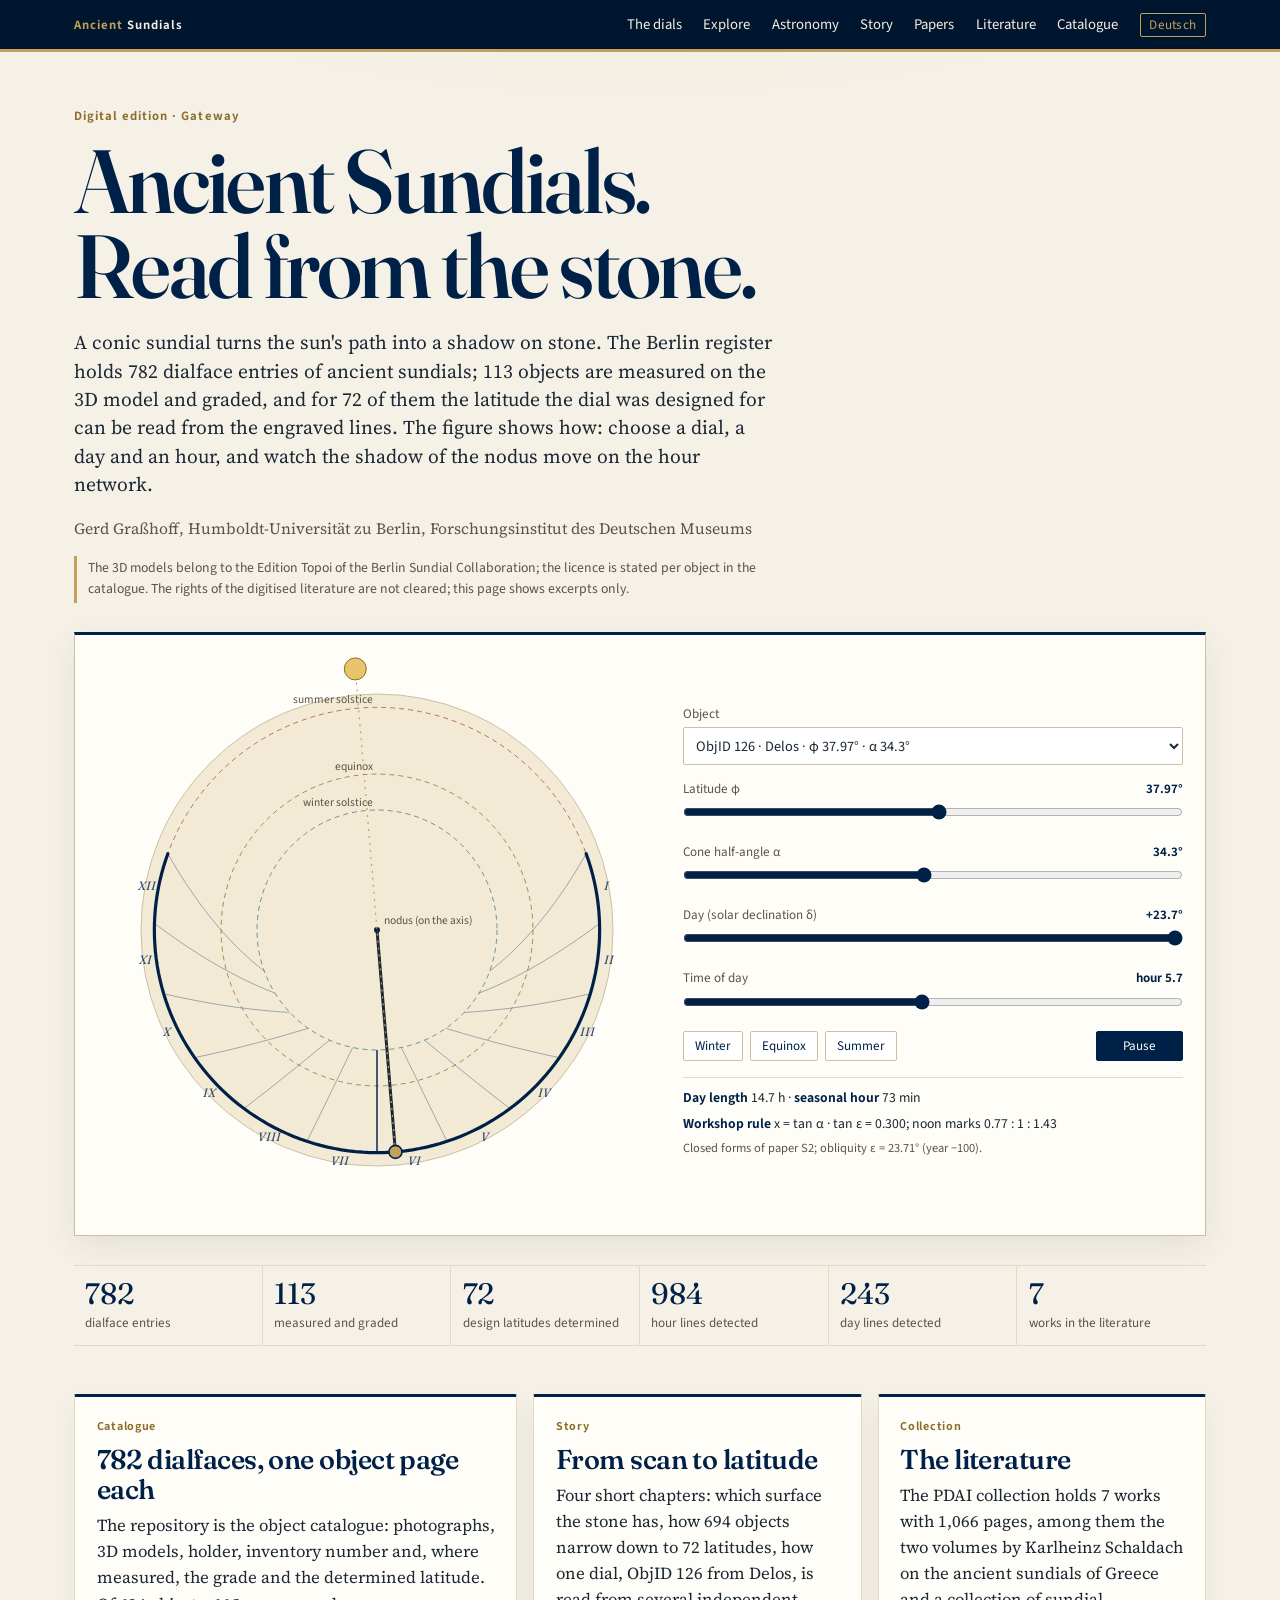
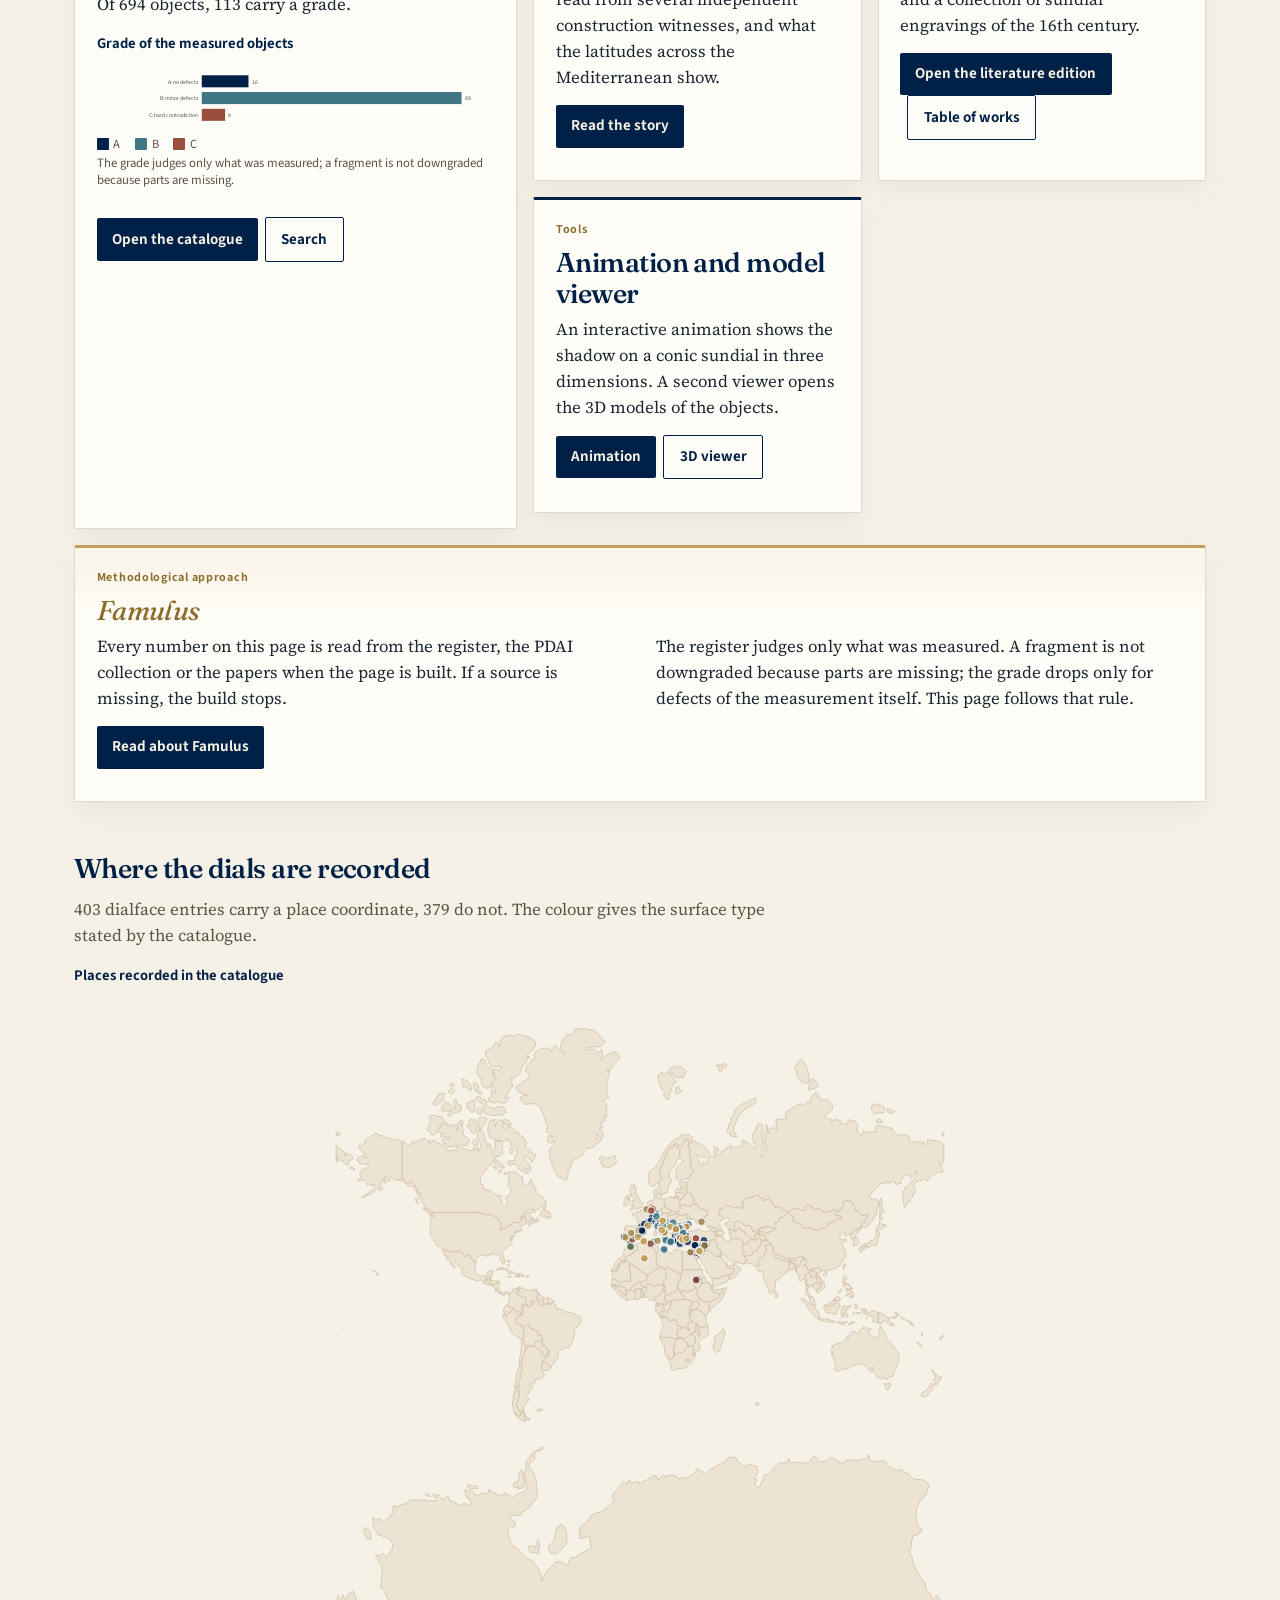
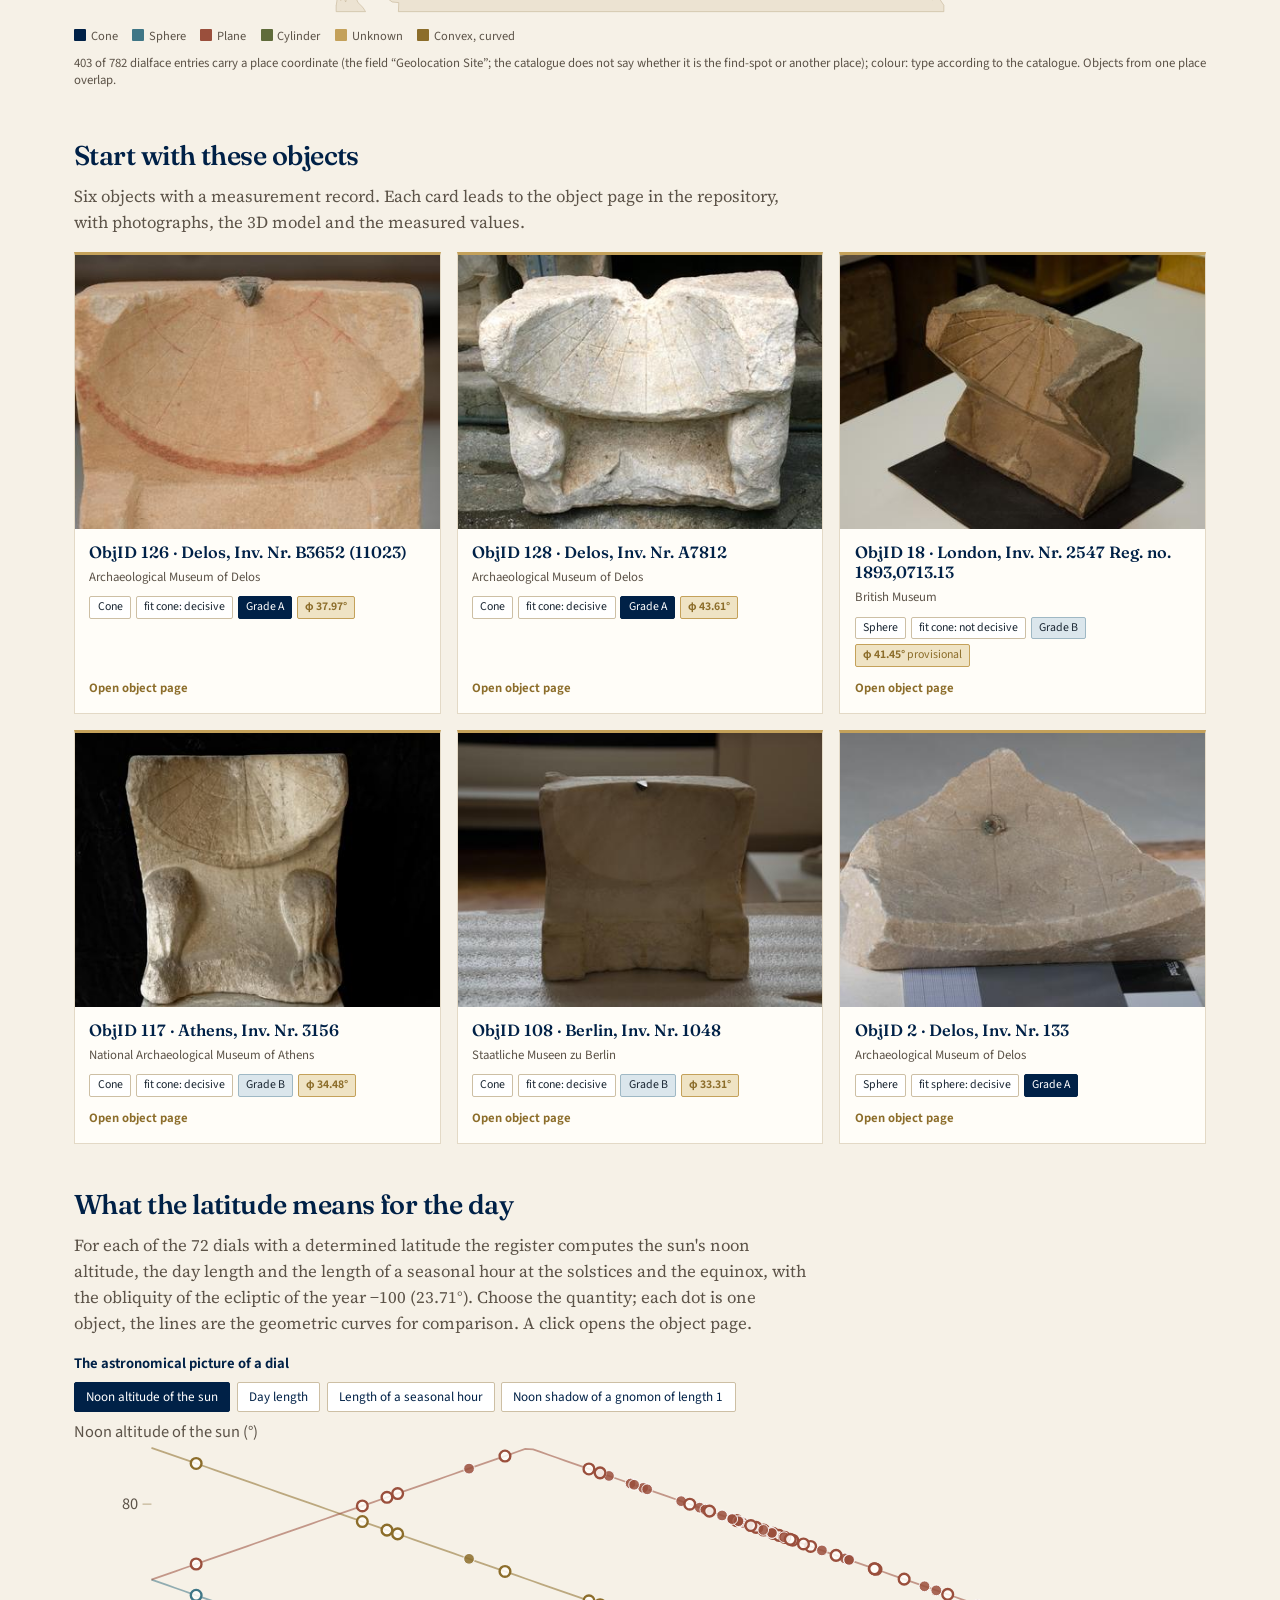
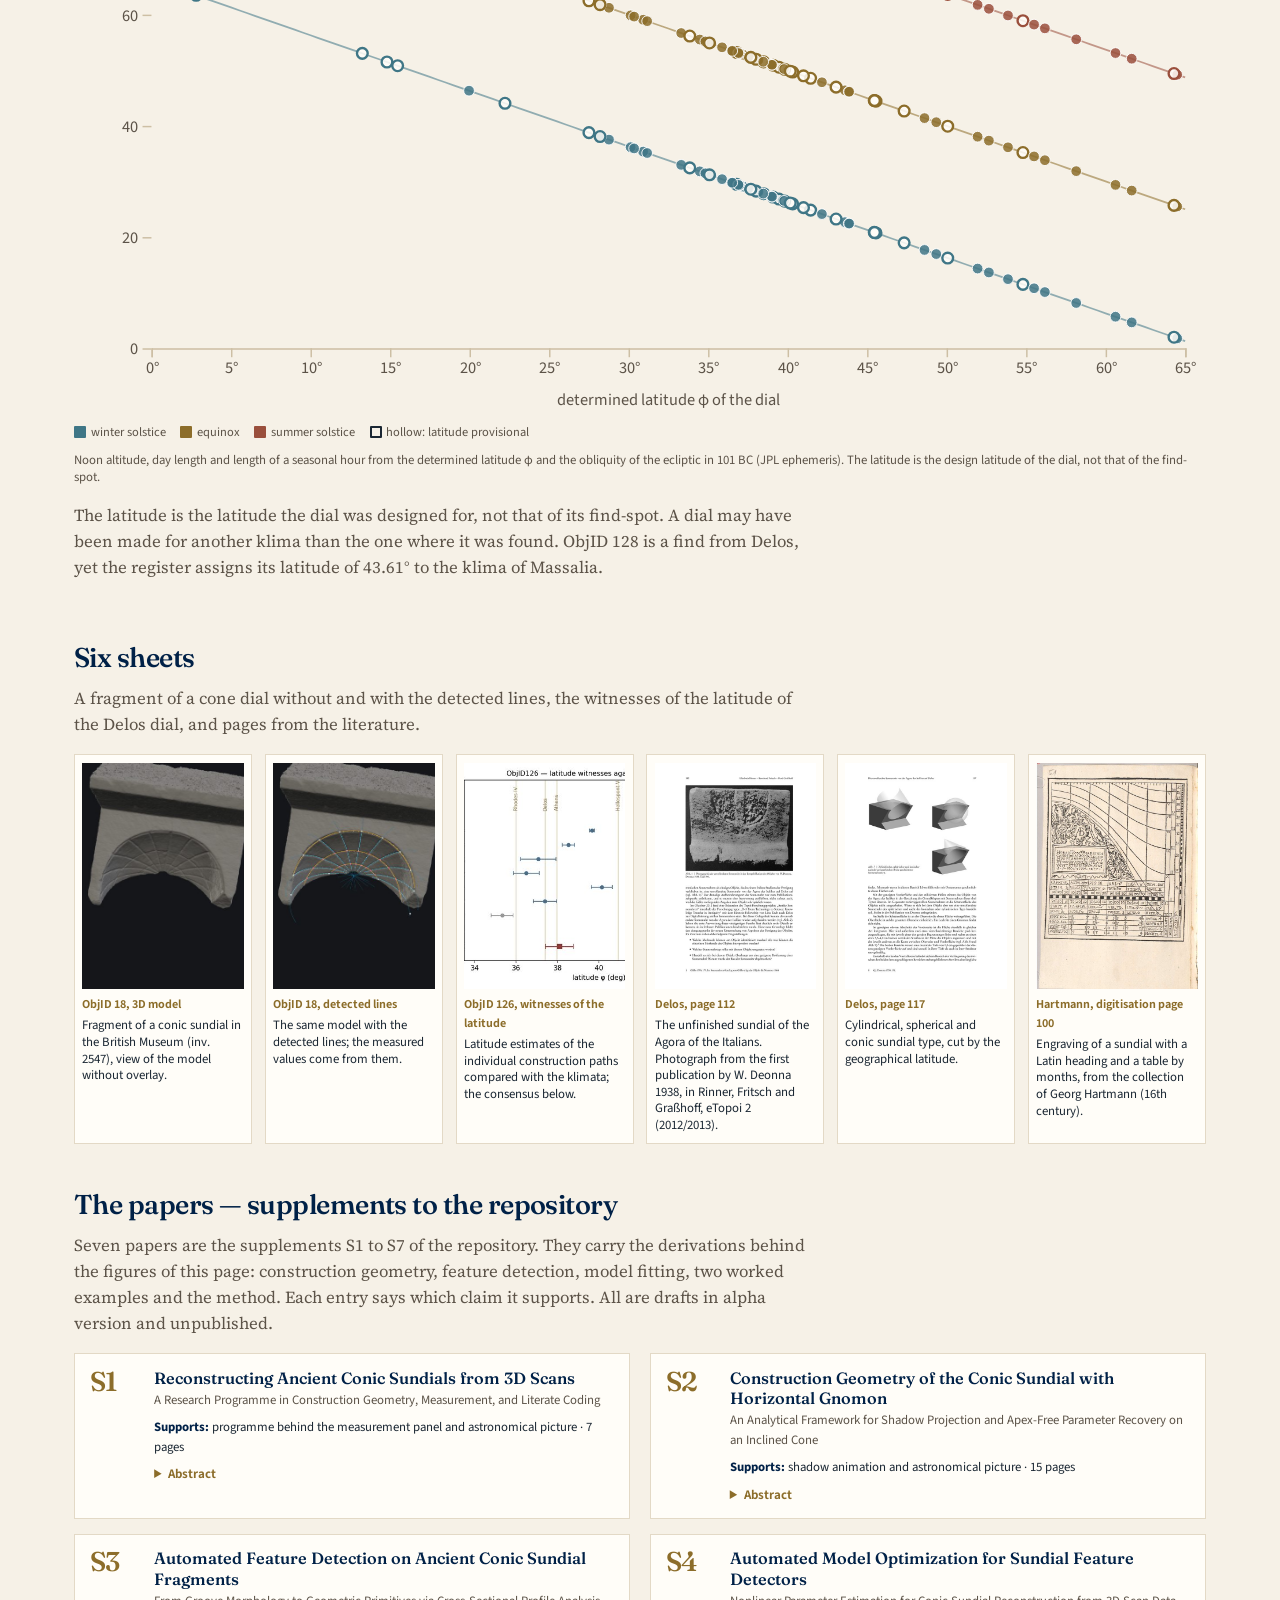
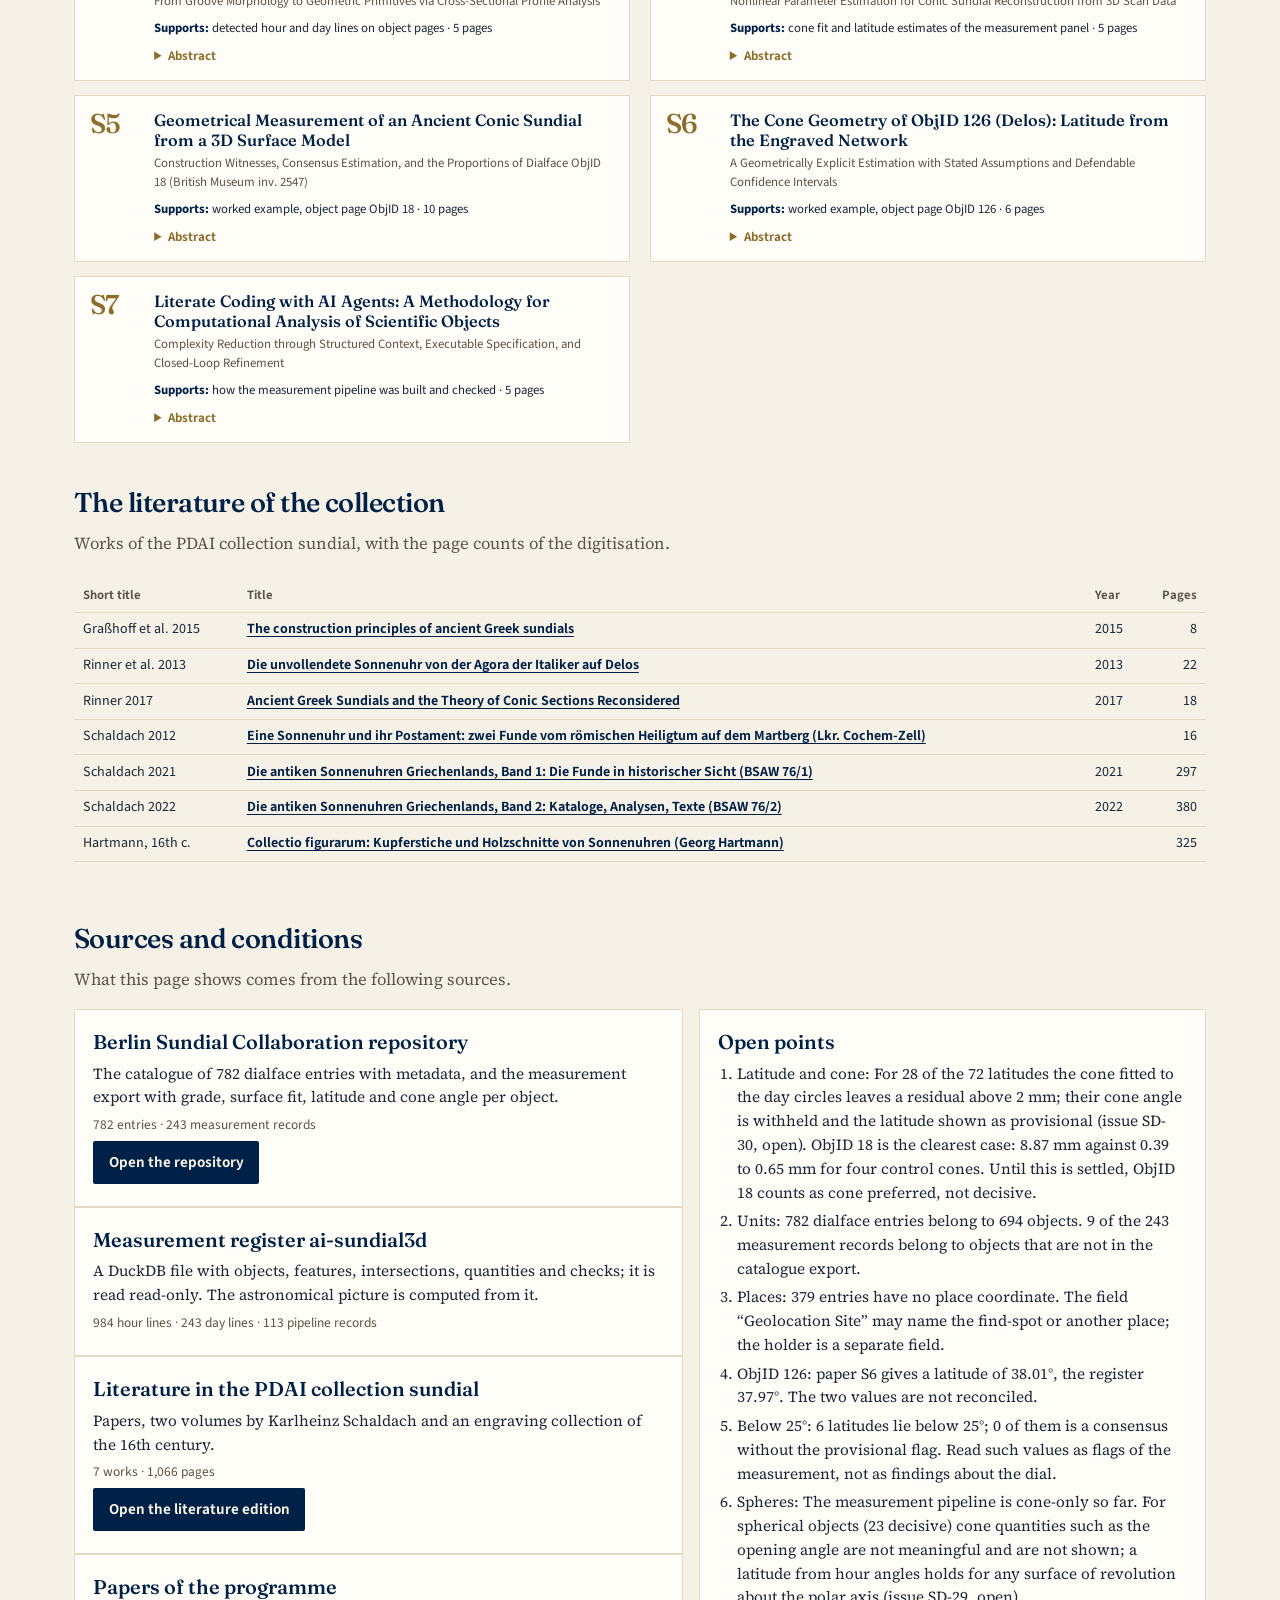
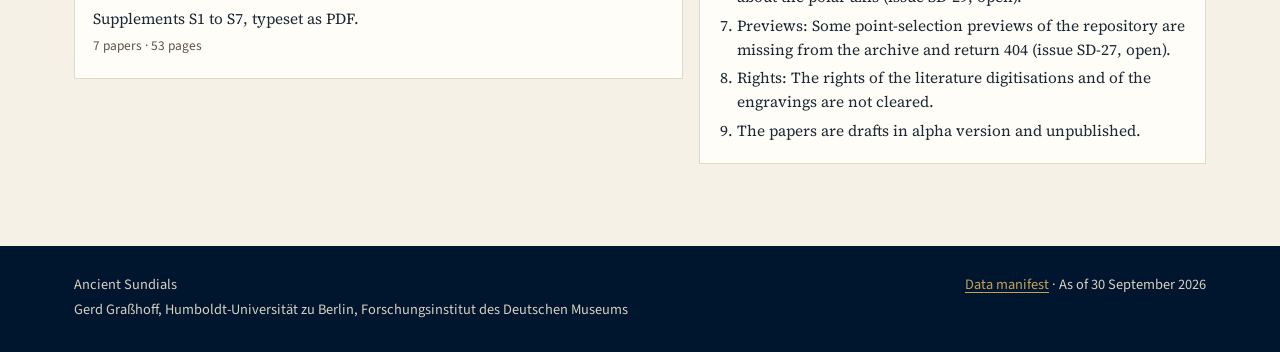
<file: index.html>
<!DOCTYPE html>
<html lang="en">
<head>
  <meta charset="utf-8">
  <meta name="viewport" content="width=device-width, initial-scale=1">
  <title>Ancient Sundials — measured on the 3D model</title>
  <meta name="description" content="Gateway to the ancient sundials of the Berlin register — catalogue, measurement on the 3D model, the astronomy behind the engraved lines, the literature and the research papers.">
  <meta name="author" content="Gerd Graßhoff">
  <meta property="og:title" content="Ancient Sundials — measured on the 3D model">
  <meta property="og:description" content="Gateway to the ancient sundials of the Berlin register — catalogue, measurement on the 3D model, the astronomy behind the engraved lines, the literature and the research papers.">
  <meta property="og:type" content="website">
  <link rel="icon" href="favicon.svg" type="image/svg+xml">
  <link rel="preconnect" href="https://fonts.googleapis.com">
  <link rel="preconnect" href="https://fonts.gstatic.com" crossorigin>
  <link href="https://fonts.googleapis.com/css2?family=Fraunces:ital,opsz,wght@0,9..144,460;0,9..144,560;1,9..144,460&family=Source+Sans+3:ital,wght@0,400;0,560;0,650;1,400&family=Source+Serif+4:ital,opsz,wght@0,8..60,400;0,8..60,560;1,8..60,400&display=swap" rel="stylesheet">
  <link rel="stylesheet" href="assets/landing.css?v=20260930125332">
  <link rel="stylesheet" href="assets/sundial.css?v=20260930125332">
</head>
<body>
  <a class="skip" href="#inhalt">Skip to content</a>
  <header class="mast">
    <div class="mast-inner">
      <p class="brand"><a href="./"><span>Ancient</span> Sundials</a></p>
      <nav aria-label="Sections">
        <a href="#where">The dials</a>
        <a href="#explore">Explore</a>
        <a href="#astro">Astronomy</a>
        <a href="story/">Story</a>
        <a href="#supplements">Papers</a>
        <a href="#literature">Literature</a>
        <a href="https://lettre.ngrok.dev/sundials/overview" target="_blank" rel="noopener">Catalogue</a>
        <a class="lang-switch" href="de/" lang="de" hreflang="de">Deutsch</a>
      </nav>
    </div>
  </header>

  <main id="inhalt">
    <div class="wrap">
      <section class="hero">
        <p class="kicker">Digital edition · Gateway</p>
        <h1>Ancient Sundials.<br>Read from the stone.</h1>
        <p class="lead">A conic sundial turns the sun's path into a shadow on stone. The Berlin register holds 782 dialface entries of ancient sundials; 113 objects are measured on the 3D model and graded, and for 72 of them the latitude the dial was designed for can be read from the engraved lines. The figure shows how: choose a dial, a day and an hour, and watch the shadow of the nodus move on the hour network.</p>
        <p class="byline">Gerd Graßhoff, Humboldt-Universität zu Berlin, Forschungsinstitut des Deutschen Museums</p>
        <p class="credit">The 3D models belong to the Edition Topoi of the Berlin Sundial Collaboration; the licence is stated per object in the catalogue. The rights of the digitised literature are not cleared; this page shows excerpts only.</p>
        <div class="hero-stage"><div class="fig" data-chart="sd_hero"></div></div>
        <div class="figures" style="--cols:6" aria-label="The holdings in numbers"><div><span class="v">782</span><span class="k">dialface entries</span></div><div><span class="v">113</span><span class="k">measured and graded</span></div><div><span class="v">72</span><span class="k">design latitudes determined</span></div><div><span class="v">984</span><span class="k">hour lines detected</span></div><div><span class="v">243</span><span class="k">day lines detected</span></div><div><span class="v">7</span><span class="k">works in the literature</span></div></div>
      </section>

      <section class="portals" aria-label="Ways in">
<article class="portal lead-card" id="catalogue">
<p class="mark">Catalogue</p>
<h2>782 dialfaces, one object page each</h2>
<p>The repository is the object catalogue: photographs, 3D models, holder, inventory number and, where measured, the grade and the determined latitude. Of 694 objects, 113 carry a grade.</p>
<div class="spark fig" data-chart="sd_grades" style="min-height:0"></div>
<p class="go-row"><a class="go" href="https://lettre.ngrok.dev/sundials/overview" target="_blank" rel="noopener">Open the catalogue</a><a class="go quiet" href="https://lettre.ngrok.dev/sundials/search" target="_blank" rel="noopener">Search</a></p>
</article>
<article class="portal" id="story">
<p class="mark">Story</p>
<h2>From scan to latitude</h2>
<p>Four short chapters: which surface the stone has, how 694 objects narrow down to 72 latitudes, how one dial, ObjID 126 from Delos, is read from several independent construction witnesses, and what the latitudes across the Mediterranean show.</p>
<p class="go-row"><a class="go" href="story/">Read the story</a></p>
</article>
<article class="portal" id="literature">
<p class="mark">Collection</p>
<h2>The literature</h2>
<p>The PDAI collection holds 7 works with 1,066 pages, among them the two volumes by Karlheinz Schaldach on the ancient sundials of Greece and a collection of sundial engravings of the 16th century.</p>
<p class="go-row"><a class="go" href="https://lettre.ngrok.dev/sundials-literature/" target="_blank" rel="noopener">Open the literature edition</a><a class="go quiet" href="#literature">Table of works</a></p>
</article>
<article class="portal" id="tools">
<p class="mark">Tools</p>
<h2>Animation and model viewer</h2>
<p>An interactive animation shows the shadow on a conic sundial in three dimensions. A second viewer opens the 3D models of the objects.</p>
<p class="go-row"><a class="go" href="https://lettre.ngrok.dev/ancient-sundial/" target="_blank" rel="noopener">Animation</a><a class="go quiet" href="https://lettre.ngrok.dev/ancient-sundial/mesh" target="_blank" rel="noopener">3D viewer</a></p>
</article>
<article class="portal method" id="method">
<p class="mark">Methodological approach</p>
<h2><span>Famulus</span></h2>
<div class="method-cols"><p>Every number on this page is read from the register, the PDAI collection or the papers when the page is built. If a source is missing, the build stops.</p><p>The register judges only what was measured. A fragment is not downgraded because parts are missing; the grade drops only for defects of the measurement itself. This page follows that rule.</p></div>
<p class="go-row"><a class="go" href="https://famulus.lettre.ai/kepleriana/famulus/famulus-plattform.html" target="_blank" rel="noopener">Read about Famulus</a></p>
</article>
      </section>

      <section class="band " id="where"><h2>Where the dials are recorded</h2><p class=section-lead>403 dialface entries carry a place coordinate, 379 do not. The colour gives the surface type stated by the catalogue.</p><div class="band-body"><div class="fig band-fig" data-chart="sd_map"></div></div></section>
      <section class="band explore-band" id="explore"><h2>Start with these objects</h2><p class=section-lead>Six objects with a measurement record. Each card leads to the object page in the repository, with photographs, the 3D model and the measured values.</p><div class="band-body"><div class="xcards"><a class="xcard" href="https://lettre.ngrok.dev/sundials/object/124" target="_blank" rel="noopener"><img src="img/explore-126.jpg" alt="" loading="lazy"><span class="xb"><span class="xt">ObjID 126 · Delos, Inv. Nr. B3652 (11023)</span><span class="xh">Archaeological Museum of Delos</span><span class="chips"><span class="chip">Cone</span><span class="chip">fit cone: decisive</span><span class="chip grade-A">Grade A</span><span class="chip phi">φ 37.97°</span></span><span class="xgo">Open object page</span></span></a><a class="xcard" href="https://lettre.ngrok.dev/sundials/object/126" target="_blank" rel="noopener"><img src="img/explore-128.jpg" alt="" loading="lazy"><span class="xb"><span class="xt">ObjID 128 · Delos, Inv. Nr. A7812</span><span class="xh">Archaeological Museum of Delos</span><span class="chips"><span class="chip">Cone</span><span class="chip">fit cone: decisive</span><span class="chip grade-A">Grade A</span><span class="chip phi">φ 43.61°</span></span><span class="xgo">Open object page</span></span></a><a class="xcard" href="https://lettre.ngrok.dev/sundials/object/18" target="_blank" rel="noopener"><img src="img/explore-18.jpg" alt="" loading="lazy"><span class="xb"><span class="xt">ObjID 18 · London, Inv. Nr. 2547 Reg. no. 1893,0713.13</span><span class="xh">British Museum</span><span class="chips"><span class="chip">Sphere</span><span class="chip">fit cone: not decisive</span><span class="chip grade-B">Grade B</span><span class="chip phi">φ 41.45° <em>provisional</em></span></span><span class="xgo">Open object page</span></span></a><a class="xcard" href="https://lettre.ngrok.dev/sundials/object/115" target="_blank" rel="noopener"><img src="img/explore-117.jpg" alt="" loading="lazy"><span class="xb"><span class="xt">ObjID 117 · Athens, Inv. Nr. 3156</span><span class="xh">National Archaeological Museum of Athens</span><span class="chips"><span class="chip">Cone</span><span class="chip">fit cone: decisive</span><span class="chip grade-B">Grade B</span><span class="chip phi">φ 34.48°</span></span><span class="xgo">Open object page</span></span></a><a class="xcard" href="https://lettre.ngrok.dev/sundials/object/105" target="_blank" rel="noopener"><img src="img/explore-108.jpg" alt="" loading="lazy"><span class="xb"><span class="xt">ObjID 108 · Berlin, Inv. Nr. 1048</span><span class="xh">Staatliche Museen zu Berlin</span><span class="chips"><span class="chip">Cone</span><span class="chip">fit cone: decisive</span><span class="chip grade-B">Grade B</span><span class="chip phi">φ 33.31°</span></span><span class="xgo">Open object page</span></span></a><a class="xcard" href="https://lettre.ngrok.dev/sundials/object/2" target="_blank" rel="noopener"><img src="img/explore-2.jpg" alt="" loading="lazy"><span class="xb"><span class="xt">ObjID 2 · Delos, Inv. Nr. 133</span><span class="xh">Archaeological Museum of Delos</span><span class="chips"><span class="chip">Sphere</span><span class="chip">fit sphere: decisive</span><span class="chip grade-A">Grade A</span></span><span class="xgo">Open object page</span></span></a></div></div></section>
      <section class="band " id="astro"><h2>What the latitude means for the day</h2><p class=section-lead>For each of the 72 dials with a determined latitude the register computes the sun's noon altitude, the day length and the length of a seasonal hour at the solstices and the equinox, with the obliquity of the ecliptic of the year −100 (23.71°). Choose the quantity; each dot is one object, the lines are the geometric curves for comparison. A click opens the object page.</p><div class="band-body"><div class="fig band-fig" data-chart="sd_astro"></div><p>The latitude is the latitude the dial was designed for, not that of its find-spot. A dial may have been made for another klima than the one where it was found. ObjID 128 is a find from Delos, yet the register assigns its latitude of 43.61° to the klima of Massalia.</p></div></section>
      <section class="band" aria-labelledby="galerie">
        <h2 id="galerie">Six sheets</h2>
        <p class="section-lead">A fragment of a cone dial without and with the detected lines, the witnesses of the latitude of the Delos dial, and pages from the literature.</p>
        <div class="facsimiles"><a class="facsimile" href="files/sundial-measurements-objid18.pdf" target="_blank" rel="noopener"><img src="img/obj18-modell.jpg" alt="" loading="lazy"><span class="d">ObjID 18, 3D model</span><span class="c">Fragment of a conic sundial in the British Museum (inv. 2547), view of the model without overlay.</span></a><a class="facsimile" href="files/sundial-measurements-objid18.pdf" target="_blank" rel="noopener"><img src="img/obj18-erkennung.jpg" alt="" loading="lazy"><span class="d">ObjID 18, detected lines</span><span class="c">The same model with the detected lines; the measured values come from them.</span></a><a class="facsimile" href="files/objid126-cone-geometry.pdf" target="_blank" rel="noopener"><img src="img/obj126-zeugen.jpg" alt="" loading="lazy"><span class="d">ObjID 126, witnesses of the latitude</span><span class="c">Latitude estimates of the individual construction paths compared with the klimata; the consensus below.</span></a><a class="facsimile" href="https://lettre.ngrok.dev/sundials-literature/" target="_blank" rel="noopener"><img src="img/delos-foto.jpg" alt="" loading="lazy"><span class="d">Delos, page 112</span><span class="c">The unfinished sundial of the Agora of the Italians. Photograph from the first publication by W. Deonna 1938, in Rinner, Fritsch and Graßhoff, eTopoi 2 (2012/2013).</span></a><a class="facsimile" href="https://lettre.ngrok.dev/sundials-literature/" target="_blank" rel="noopener"><img src="img/delos-typen.jpg" alt="" loading="lazy"><span class="d">Delos, page 117</span><span class="c">Cylindrical, spherical and conic sundial type, cut by the geographical latitude.</span></a><a class="facsimile" href="https://lettre.ngrok.dev/sundials-literature/" target="_blank" rel="noopener"><img src="img/hartmann-horarium.jpg" alt="" loading="lazy"><span class="d">Hartmann, digitisation page 100</span><span class="c">Engraving of a sundial with a Latin heading and a table by months, from the collection of Georg Hartmann (16th century).</span></a></div>
      </section>
      <section class="band " id="supplements"><h2>The papers — supplements to the repository</h2><p class=section-lead>Seven papers are the supplements S1 to S7 of the repository. They carry the derivations behind the figures of this page: construction geometry, feature detection, model fitting, two worked examples and the method. Each entry says which claim it supports. All are drafts in alpha version and unpublished.</p><div class="band-body"><ol class="supps"><li class="supp"><span class="sn">S1</span><div class="sb"><h3><a href="files/ai-sundial3d-research.pdf" target="_blank" rel="noopener">Reconstructing Ancient Conic Sundials from 3D Scans</a></h3><p class="sub">A Research Programme in Construction Geometry, Measurement, and Literate Coding</p><p class="sup"><b>Supports:</b> programme behind the measurement panel and astronomical picture · 7 pages</p><details><summary>Abstract</summary><p>The research task is to recover, from photogrammetric models of ancient conic sundials, the construction proportions in which the instruments were designed. This paper states the programme, reviews the June 2026 drafts on the research volume, and records the governing correction: the three seasonal meridian marks determine the cone and do not determine the latitude.</p></details></div></li><li class="supp"><span class="sn">S2</span><div class="sb"><h3><a href="files/conic-sundial-geometry.pdf" target="_blank" rel="noopener">Construction Geometry of the Conic Sundial with Horizontal Gnomon</a></h3><p class="sub">An Analytical Framework for Shadow Projection and Apex-Free Parameter Recovery on an Inclined Cone</p><p class="sup"><b>Supports:</b> shadow animation and astronomical picture · 15 pages</p><details><summary>Abstract</summary><p>A conic sundial with its nodus on the polar axis is determined by three construction choices: the klima, the opening of the cone, and a scale. The three seasonal meridian marks determine the cone independently of latitude. Latitude is recovered from the hour division of the solstitial circles or from the dressed planes. A closed-form marking ratio Q recovers the half-angle without the apex being identified.</p></details></div></li><li class="supp"><span class="sn">S3</span><div class="sb"><h3><a href="files/automated-feature-detection-sundial.pdf" target="_blank" rel="noopener">Automated Feature Detection on Ancient Conic Sundial Fragments</a></h3><p class="sub">From Groove Morphology to Geometric Primitives via Cross-Sectional Profile Analysis</p><p class="sup"><b>Supports:</b> detected hour and day lines on object pages · 5 pages</p><details><summary>Abstract</summary><p>A three-level hierarchical framework for automated feature perception on stone dialfaces: physical groove cut, medial centreline coordinate across sliced cross-sectional profiles, and geometric primitive fitting. Evaluated on ObjID 18 (BM inv. 2547) and ObjID 126 (Delos).</p></details></div></li><li class="supp"><span class="sn">S4</span><div class="sb"><h3><a href="files/model-optimization-sundial.pdf" target="_blank" rel="noopener">Automated Model Optimization for Sundial Feature Detectors</a></h3><p class="sub">Nonlinear Parameter Estimation for Conic Sundial Reconstruction from 3D Scan Data</p><p class="sup"><b>Supports:</b> cone fit and latitude estimates of the measurement panel · 5 pages</p><details><summary>Abstract</summary><p>Nonlinear parameter estimation methods for recovering the 7-parameter cone model from 3D scan data following Bard&#x27;s estimation framework. Compares Nelder-Mead, TRF, and L-BFGS-B, resolving partial-arc degeneracy via coaxial constrained estimation.</p></details></div></li><li class="supp"><span class="sn">S5</span><div class="sb"><h3><a href="files/sundial-measurements-objid18.pdf" target="_blank" rel="noopener">Geometrical Measurement of an Ancient Conic Sundial from a 3D Surface Model</a></h3><p class="sub">Construction Witnesses, Consensus Estimation, and the Proportions of Dialface ObjID 18 (British Museum inv. 2547)</p><p class="sup"><b>Supports:</b> worked example, object page ObjID 18 · 10 pages</p><details><summary>Abstract</summary><p>Empirical deduction of construction proportions from the 3D surface model of Dialface ObjID 18 (BM inv. 2547). Evaluates four independent construction witnesses, calibrating the engraved angular unit and establishing the consensus latitude phi = 41.45 deg (Rome/Hellespont klima) with workshop rule x = 1:4 (12:15:20).</p></details></div></li><li class="supp"><span class="sn">S6</span><div class="sb"><h3><a href="files/objid126-cone-geometry.pdf" target="_blank" rel="noopener">The Cone Geometry of ObjID 126 (Delos): Latitude from the Engraved Network</a></h3><p class="sub">A Geometrically Explicit Estimation with Stated Assumptions and Defendable Confidence Intervals</p><p class="sup"><b>Supports:</b> worked example, object page ObjID 126 · 6 pages</p><details><summary>Abstract</summary><p>Analysis of the 3D model of Dialface ObjID 126 from the Archaeological Museum of Delos. Isolates a +5.27% angular unit distortion via the equinoctial invariant HE = 90 deg, recovering the intended design latitude phi = 38.01 deg (Delos/Athens klima).</p></details></div></li><li class="supp"><span class="sn">S7</span><div class="sb"><h3><a href="files/literate-coding-ai-agents.pdf" target="_blank" rel="noopener">Literate Coding with AI Agents: A Methodology for Computational Analysis of Scientific Objects</a></h3><p class="sub">Complexity Reduction through Structured Context, Executable Specification, and Closed-Loop Refinement</p><p class="sup"><b>Supports:</b> how the measurement pipeline was built and checked · 5 pages</p><details><summary>Abstract</summary><p>A research methodology unifying Knuth&#x27;s literate programming with autonomous AI agent capabilities. Employs a 3-level operational model (living reference background, structured planning substrate, agentic action) in a closed feedback loop on 3D sundial reconstruction.</p></details></div></li></ol></div></section>
      <section class="band " id="literature"><h2>The literature of the collection</h2><p class=section-lead>Works of the PDAI collection sundial, with the page counts of the digitisation.</p><div class="band-body"><div class="table-scroll"><table class="doc-table"><thead><tr><th>Short title</th><th>Title</th><th>Year</th><th class="n">Pages</th></tr></thead><tbody><tr><td>Graßhoff et al. 2015</td><td><a href="https://lettre.ngrok.dev/sundials-literature/" target="_blank" rel="noopener">The construction principles of ancient Greek sundials</a></td><td>2015</td><td class="n">8</td></tr><tr><td>Rinner et al. 2013</td><td><a href="https://lettre.ngrok.dev/sundials-literature/" target="_blank" rel="noopener">Die unvollendete Sonnenuhr von der Agora der Italiker auf Delos</a></td><td>2013</td><td class="n">22</td></tr><tr><td>Rinner 2017</td><td><a href="https://lettre.ngrok.dev/sundials-literature/" target="_blank" rel="noopener">Ancient Greek Sundials and the Theory of Conic Sections Reconsidered</a></td><td>2017</td><td class="n">18</td></tr><tr><td>Schaldach 2012</td><td><a href="https://lettre.ngrok.dev/sundials-literature/" target="_blank" rel="noopener">Eine Sonnenuhr und ihr Postament: zwei Funde vom römischen Heiligtum auf dem Martberg (Lkr. Cochem-Zell)</a></td><td></td><td class="n">16</td></tr><tr><td>Schaldach 2021</td><td><a href="https://lettre.ngrok.dev/sundials-literature/" target="_blank" rel="noopener">Die antiken Sonnenuhren Griechenlands, Band 1: Die Funde in historischer Sicht (BSAW 76/1)</a></td><td>2021</td><td class="n">297</td></tr><tr><td>Schaldach 2022</td><td><a href="https://lettre.ngrok.dev/sundials-literature/" target="_blank" rel="noopener">Die antiken Sonnenuhren Griechenlands, Band 2: Kataloge, Analysen, Texte (BSAW 76/2)</a></td><td>2022</td><td class="n">380</td></tr><tr><td>Hartmann, 16th c.</td><td><a href="https://lettre.ngrok.dev/sundials-literature/" target="_blank" rel="noopener">Collectio figurarum: Kupferstiche und Holzschnitte von Sonnenuhren (Georg Hartmann)</a></td><td></td><td class="n">325</td></tr></tbody></table></div></div></section>
      <section class="band" id="quellen" aria-labelledby="quellen-t">
        <h2 id="quellen-t">Sources and conditions</h2>
        <p class="section-lead">What this page shows comes from the following sources.</p>
        <div class="sources">
          <div><div class="source-item"><h3>Berlin Sundial Collaboration repository</h3><p>The catalogue of 782 dialface entries with metadata, and the measurement export with grade, surface fit, latitude and cone angle per object.</p><p class="meta">782 entries · 243 measurement records</p><p><a class="go" href="https://lettre.ngrok.dev/sundials/overview" target="_blank" rel="noopener">Open the repository</a></p></div><div class="source-item"><h3>Measurement register ai-sundial3d</h3><p>A DuckDB file with objects, features, intersections, quantities and checks; it is read read-only. The astronomical picture is computed from it.</p><p class="meta">984 hour lines · 243 day lines · 113 pipeline records</p></div><div class="source-item"><h3>Literature in the PDAI collection sundial</h3><p>Papers, two volumes by Karlheinz Schaldach and an engraving collection of the 16th century.</p><p class="meta">7 works · 1,066 pages</p><p><a class="go" href="https://lettre.ngrok.dev/sundials-literature/" target="_blank" rel="noopener">Open the literature edition</a></p></div><div class="source-item"><h3>Papers of the programme</h3><p>Supplements S1 to S7, typeset as PDF.</p><p class="meta">7 papers · 53 pages</p></div></div>
          <div class="source-item"><h3>Open points</h3><ol class="admission"><li>Latitude and cone: For 28 of the 72 latitudes the cone fitted to the day circles leaves a residual above 2 mm; their cone angle is withheld and the latitude shown as provisional (issue SD-30, open). ObjID 18 is the clearest case: 8.87 mm against 0.39 to 0.65 mm for four control cones. Until this is settled, ObjID 18 counts as cone preferred, not decisive.</li><li>Units: 782 dialface entries belong to 694 objects. 9 of the 243 measurement records belong to objects that are not in the catalogue export.</li><li>Places: 379 entries have no place coordinate. The field “Geolocation Site” may name the find-spot or another place; the holder is a separate field.</li><li>ObjID 126: paper S6 gives a latitude of 38.01°, the register 37.97°. The two values are not reconciled.</li><li>Below 25°: 6 latitudes lie below 25°; 0 of them is a consensus without the provisional flag. Read such values as flags of the measurement, not as findings about the dial.</li><li>Spheres: The measurement pipeline is cone-only so far. For spherical objects (23 decisive) cone quantities such as the opening angle are not meaningful and are not shown; a latitude from hour angles holds for any surface of revolution about the polar axis (issue SD-29, open).</li><li>Previews: Some point-selection previews of the repository are missing from the archive and return 404 (issue SD-27, open).</li><li>Rights: The rights of the literature digitisations and of the engravings are not cleared.</li><li>The papers are drafts in alpha version and unpublished.</li></ol></div>
        </div>
      </section>
    </div>
  </main>

  <footer>
    <div class="wrap">
      <div><p>Ancient Sundials</p><p>Gerd Graßhoff, Humboldt-Universität zu Berlin, Forschungsinstitut des Deutschen Museums</p></div>
      <div><p><a href="data/manifest.json">Data manifest</a> · As of 30 September 2026</p></div>
    </div>
    <div class="wrap"></div>
  </footer>

  <script src="assets/vendor/d3.v7.min.js?v=20260930125332"></script>
  <script src="assets/vendor/topojson-client.min.js?v=20260930125332"></script>
  <script src="assets/vendor/world-110m.js?v=20260930125332"></script>
  <script src="data/bundle.js?v=20260930125332"></script>
  <script src="assets/js/charts.js?v=20260930125332"></script>
  <script src="assets/js/sundial.js?v=20260930125332"></script>
  <script src="assets/js/scrolly.js?v=20260930125332"></script>
</body>
</html>
</file>
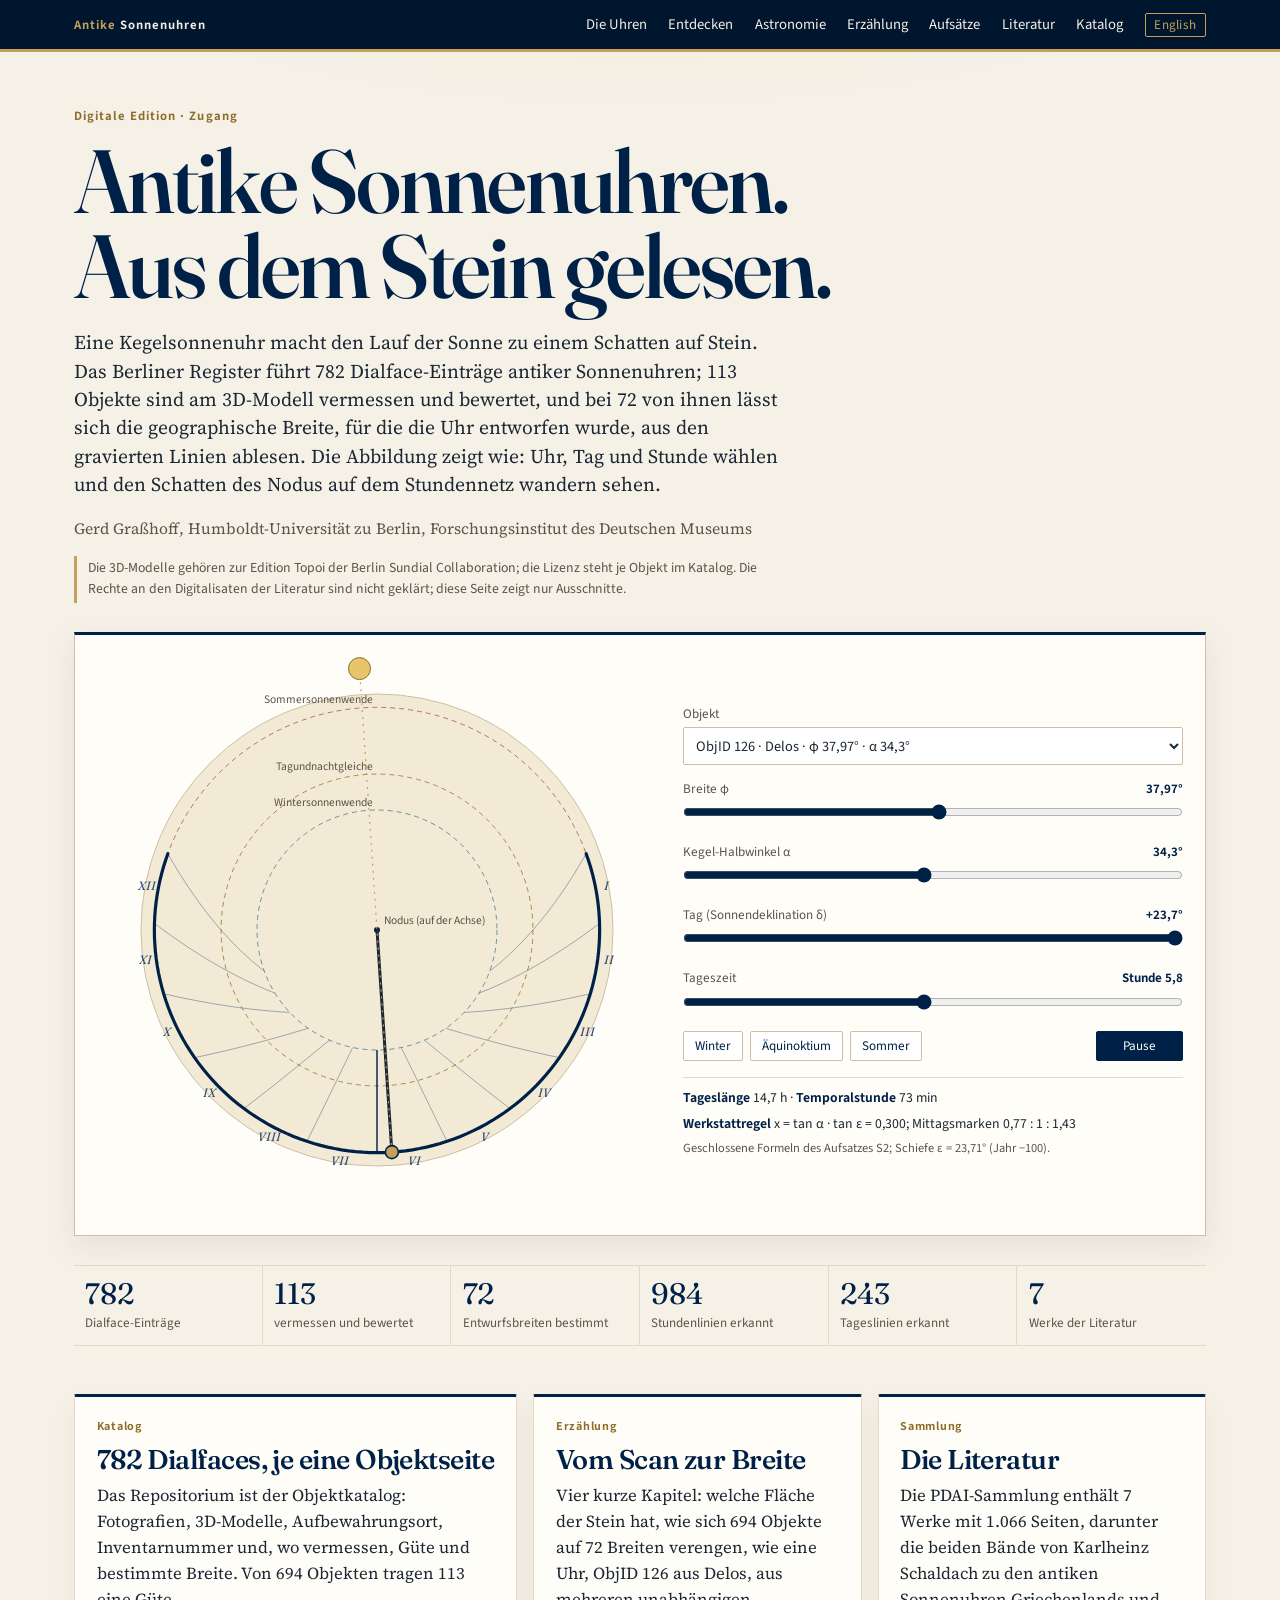
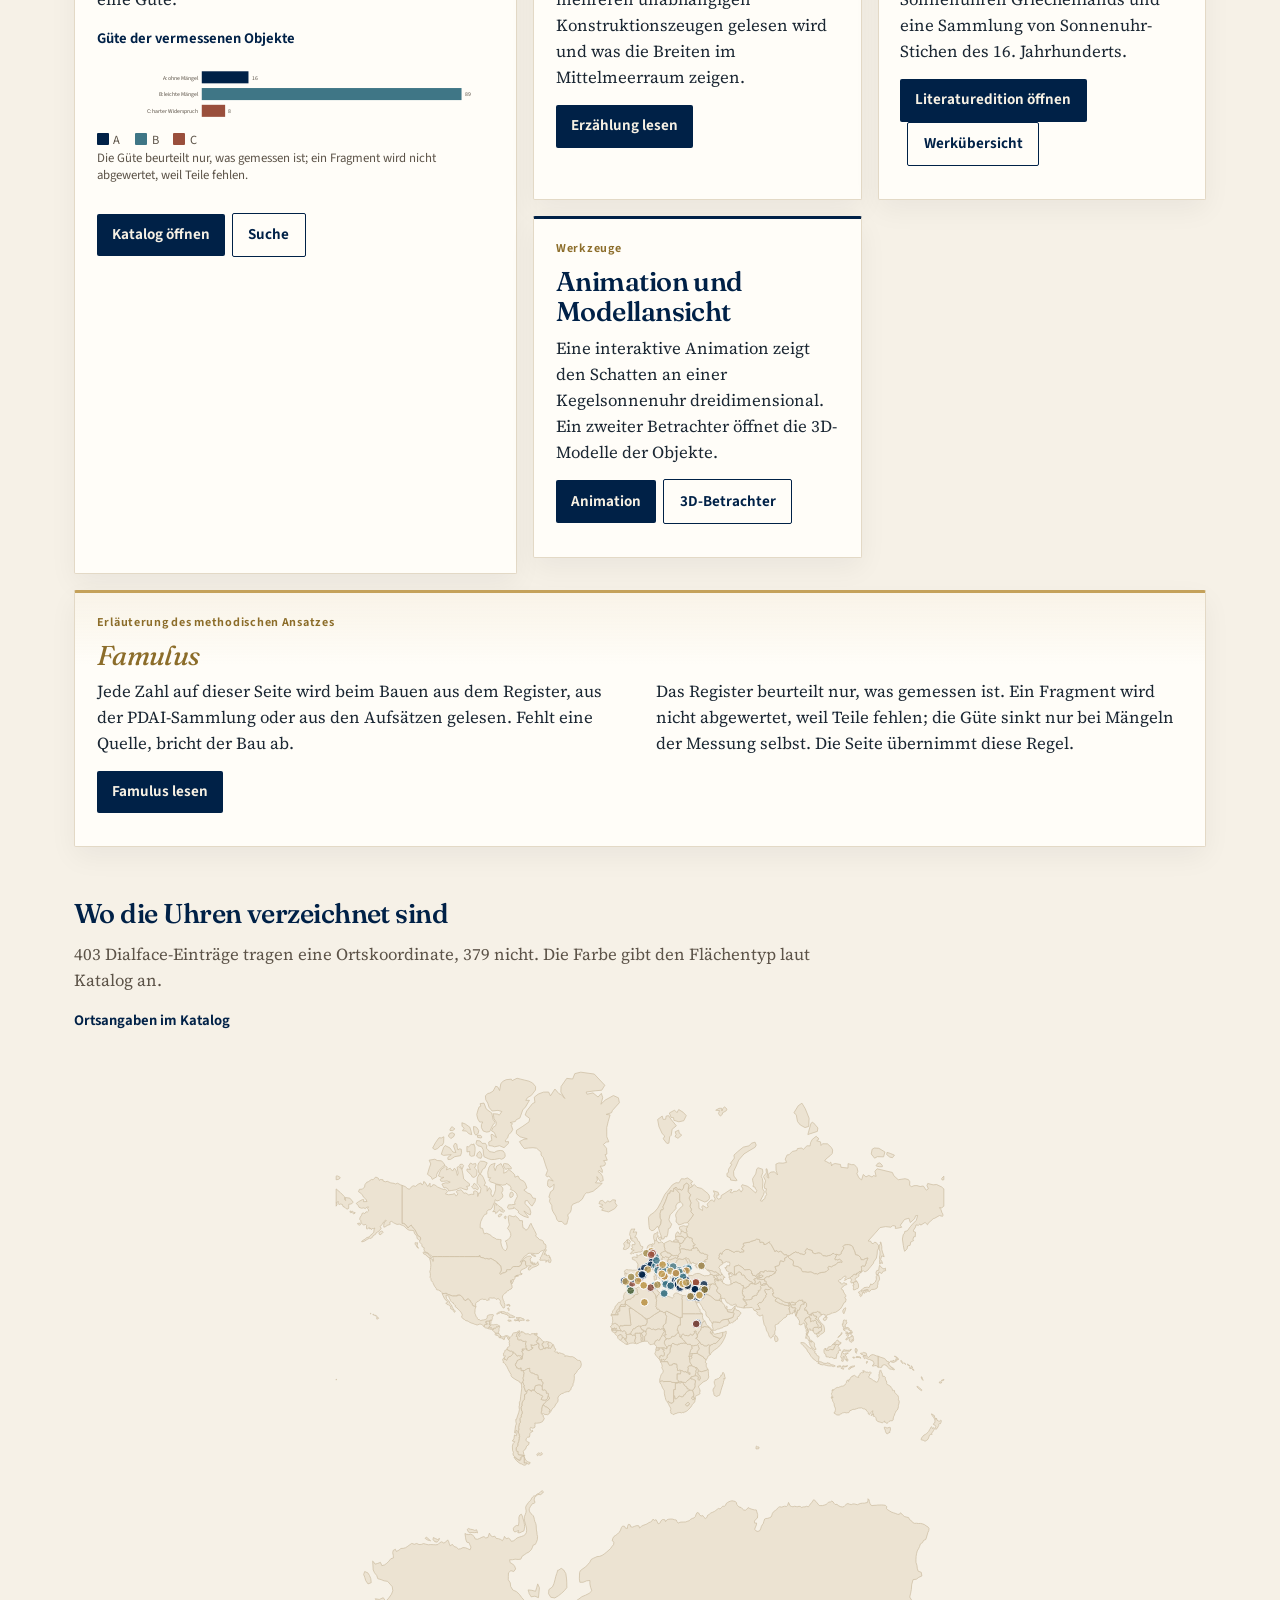
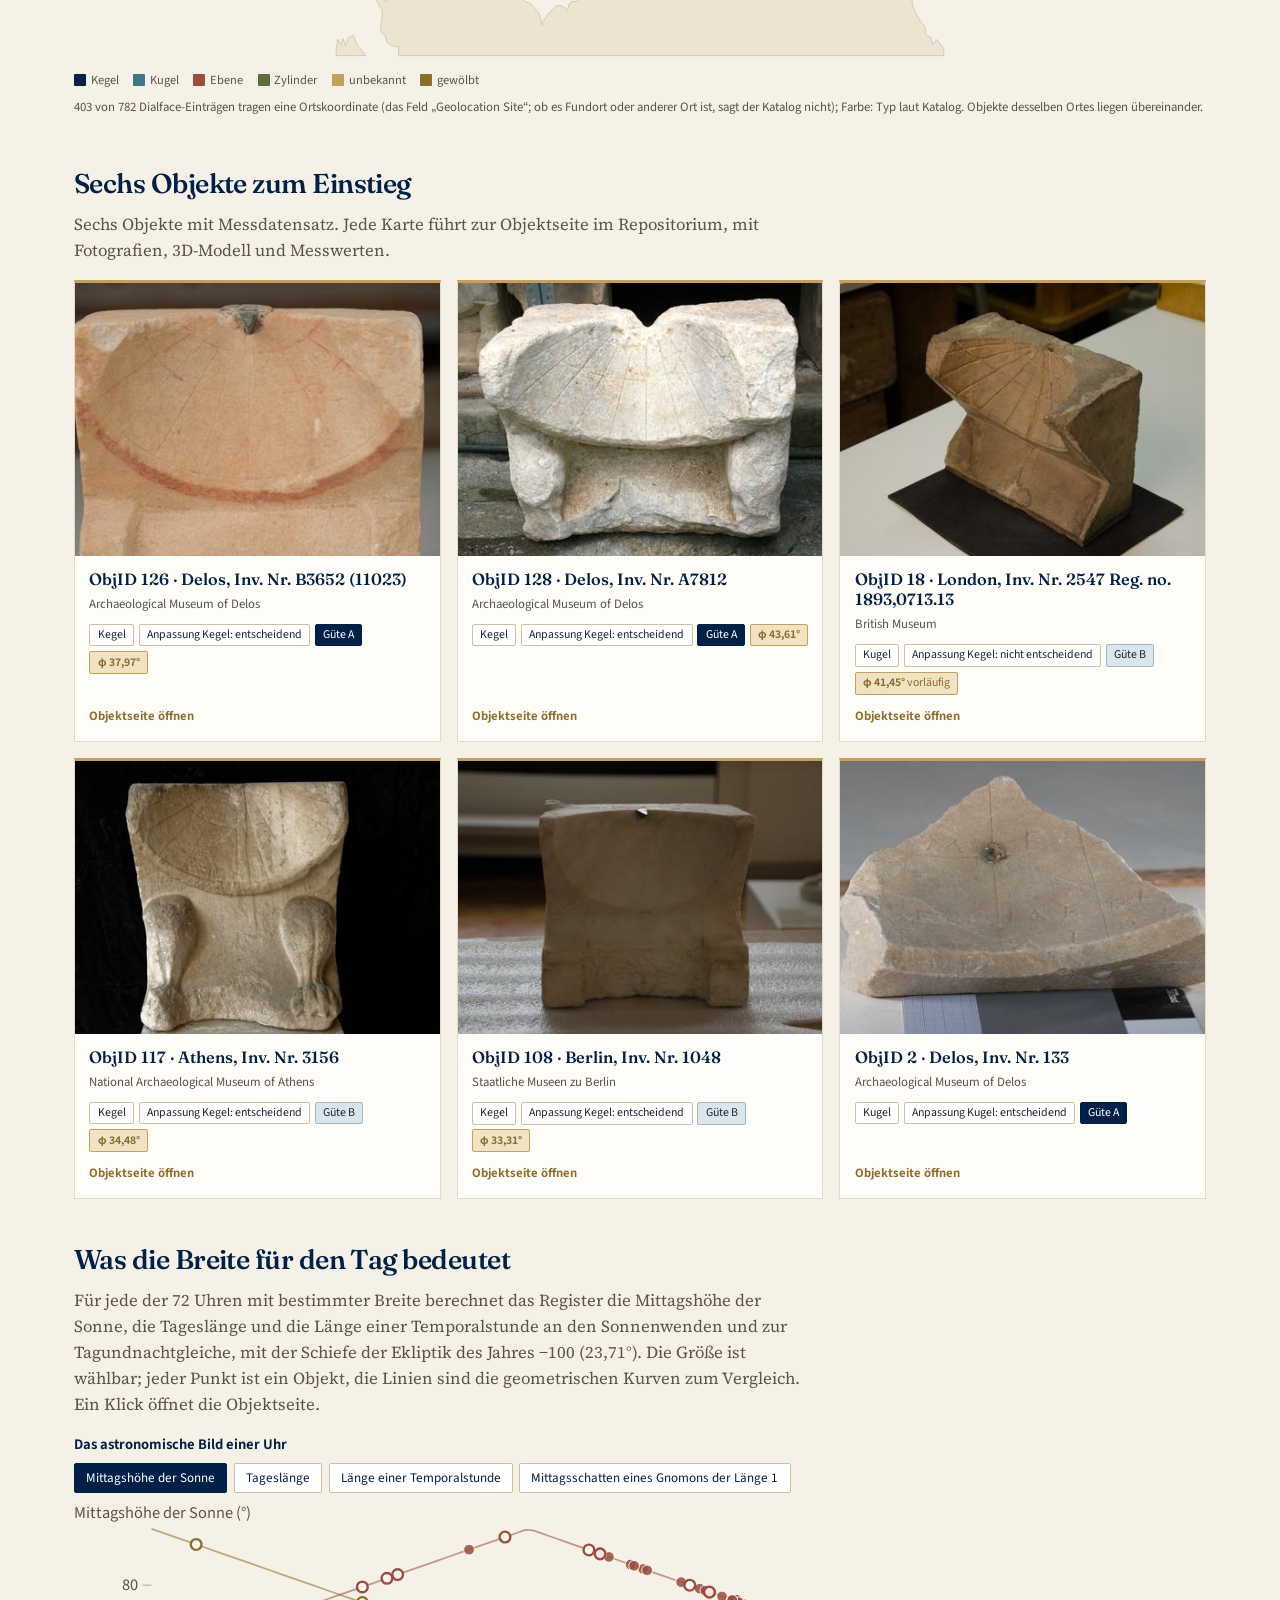
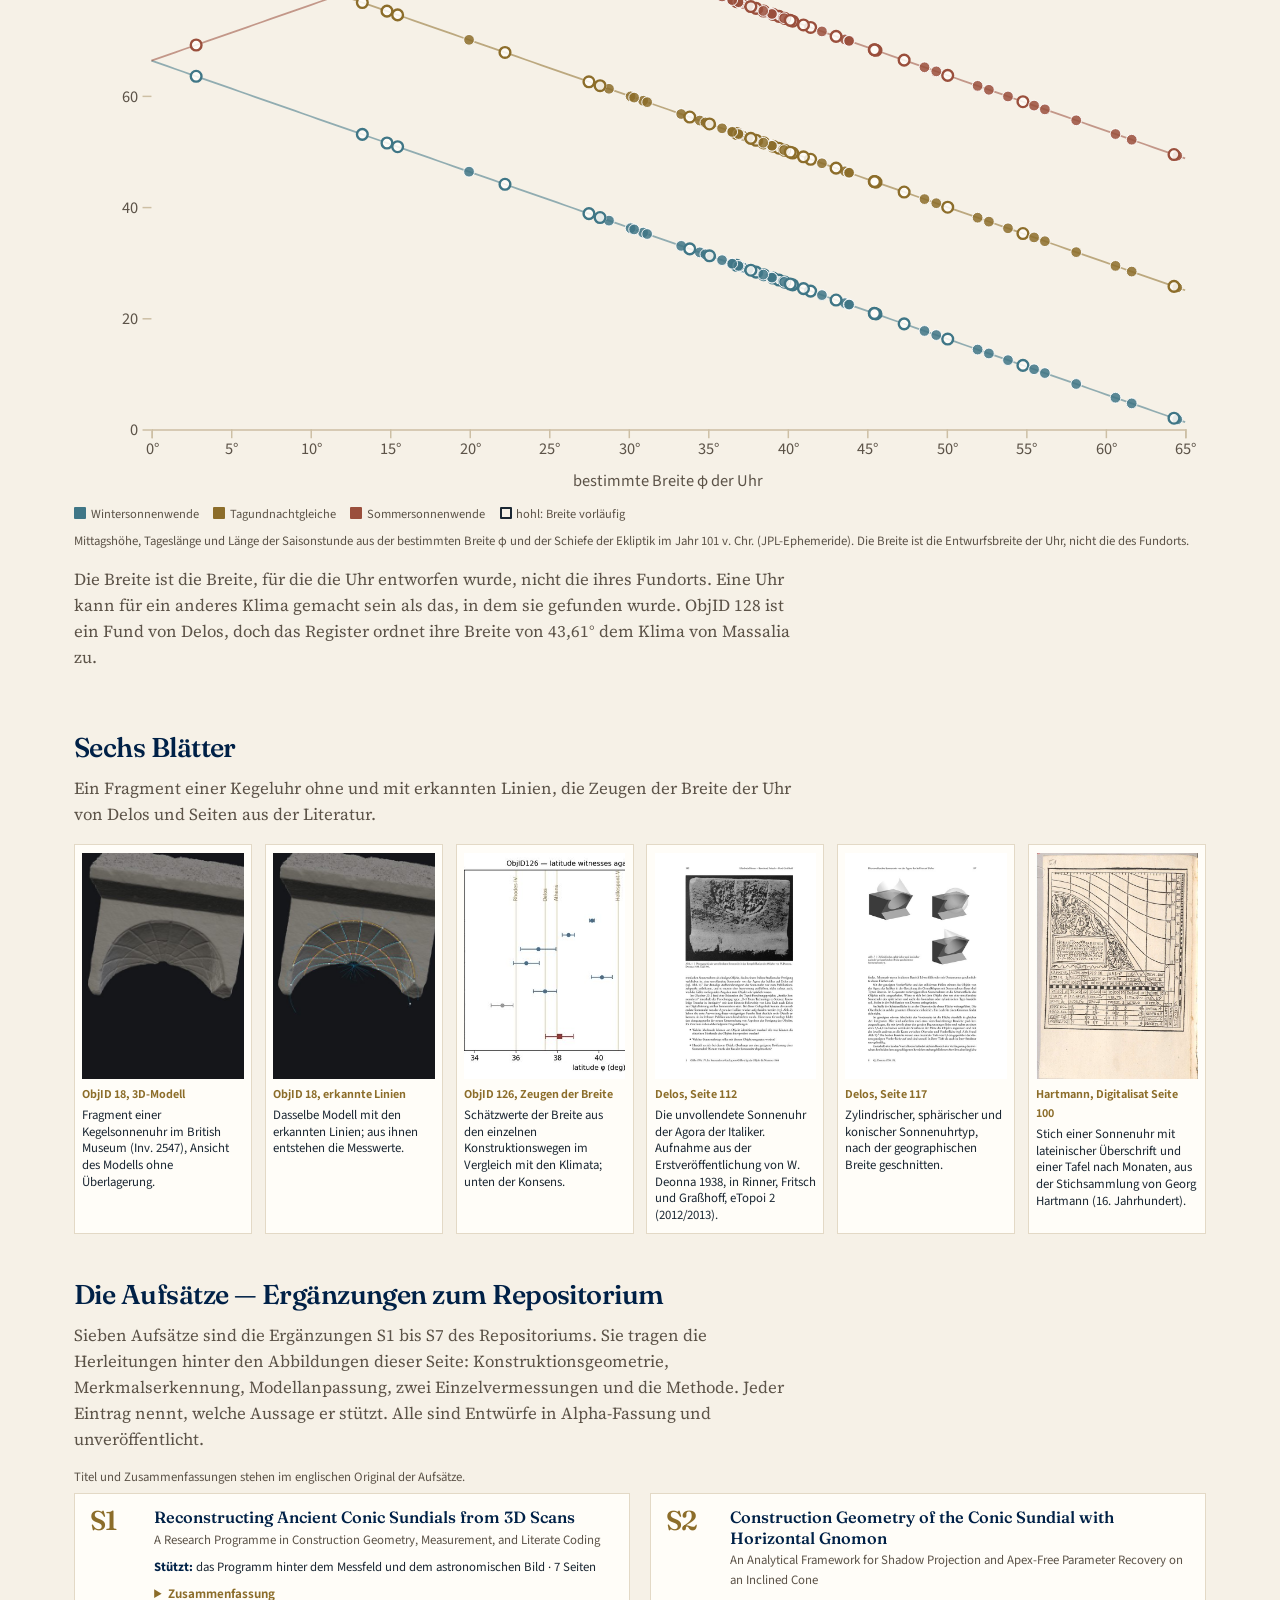
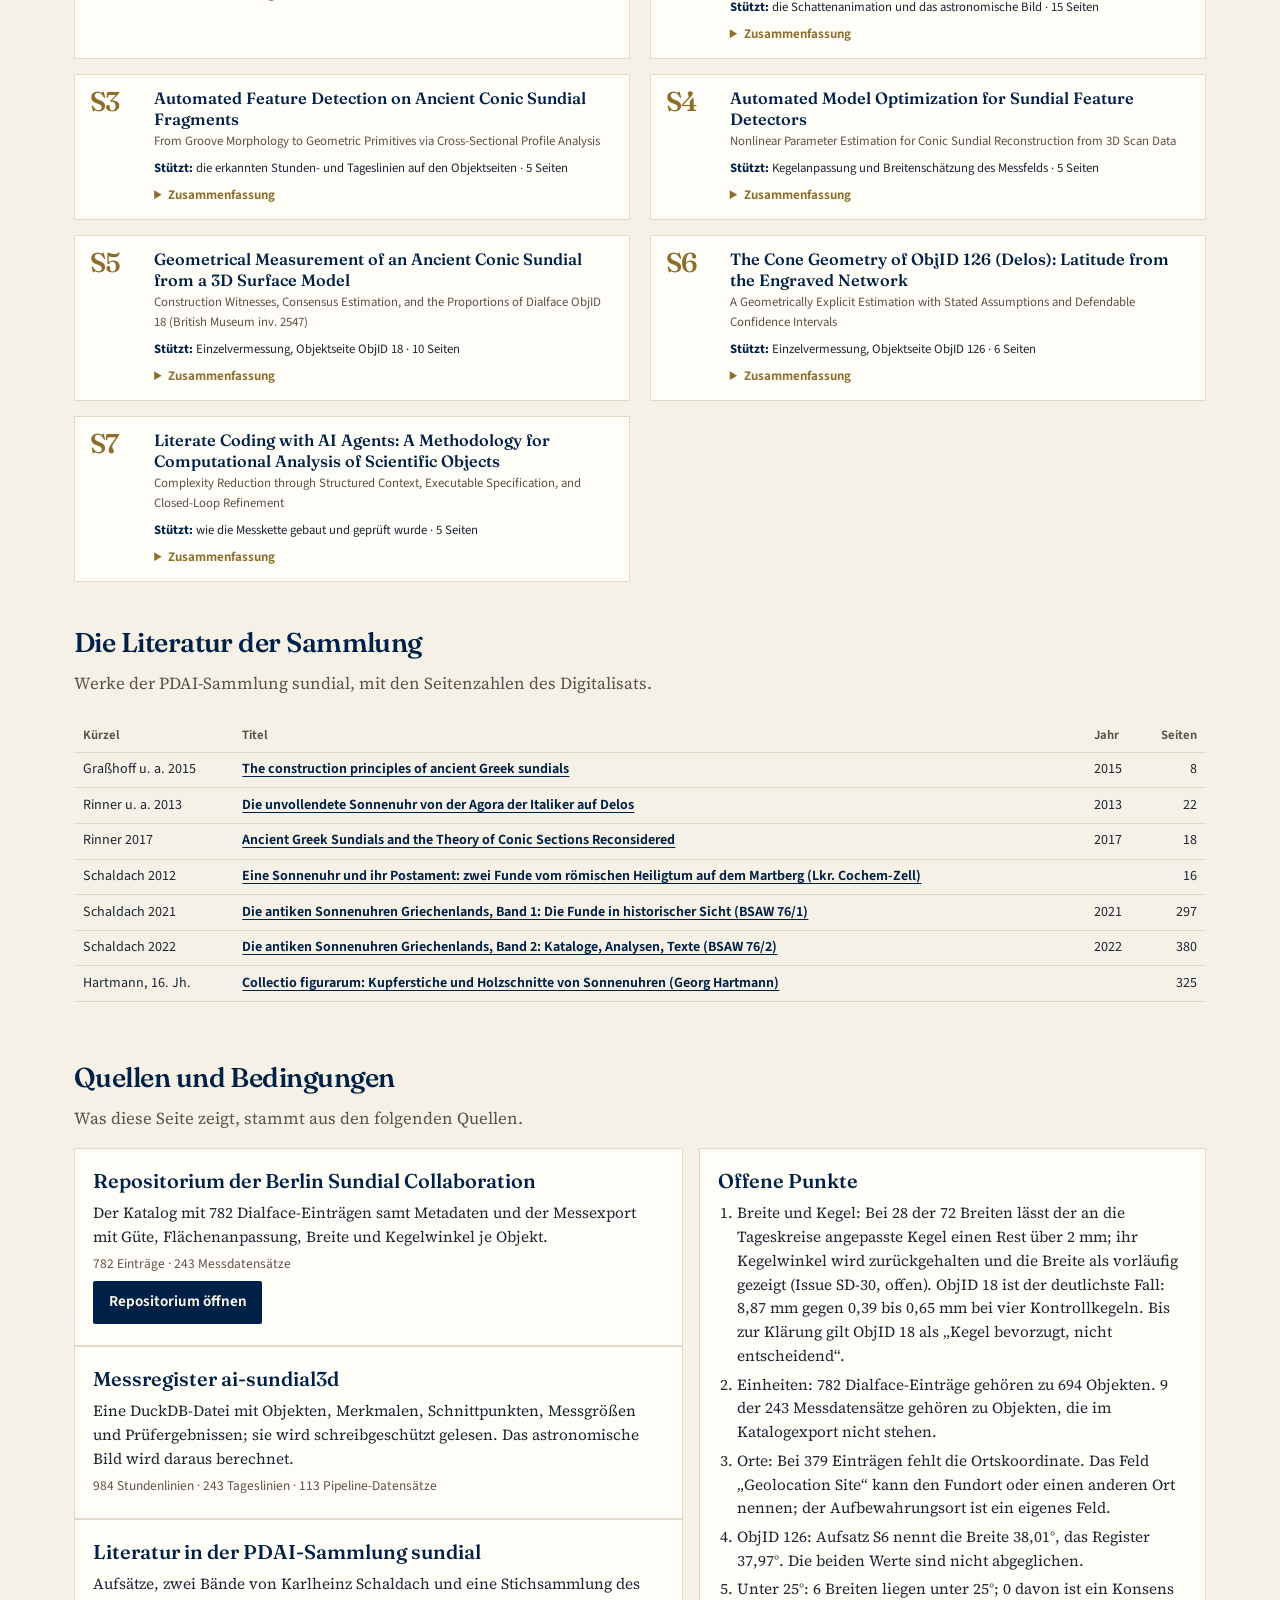
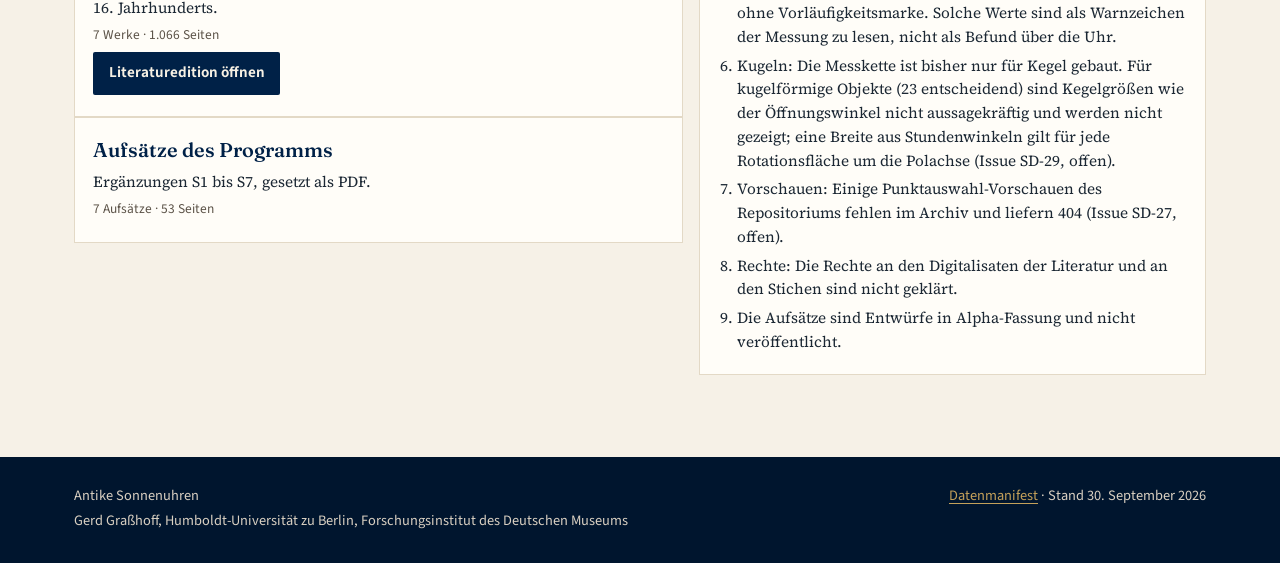
<file: de/index.html>
<!DOCTYPE html>
<html lang="de">
<head>
  <meta charset="utf-8">
  <meta name="viewport" content="width=device-width, initial-scale=1">
  <title>Antike Sonnenuhren — am 3D-Modell vermessen</title>
  <meta name="description" content="Zugang zu den antiken Sonnenuhren des Berliner Registers — Katalog, Vermessung am 3D-Modell, die Astronomie hinter den gravierten Linien, die Literatur und die Aufsätze des Forschungsprogramms.">
  <meta name="author" content="Gerd Graßhoff">
  <meta property="og:title" content="Antike Sonnenuhren — am 3D-Modell vermessen">
  <meta property="og:description" content="Zugang zu den antiken Sonnenuhren des Berliner Registers — Katalog, Vermessung am 3D-Modell, die Astronomie hinter den gravierten Linien, die Literatur und die Aufsätze des Forschungsprogramms.">
  <meta property="og:type" content="website">
  <link rel="icon" href="../favicon.svg" type="image/svg+xml">
  <link rel="preconnect" href="https://fonts.googleapis.com">
  <link rel="preconnect" href="https://fonts.gstatic.com" crossorigin>
  <link href="https://fonts.googleapis.com/css2?family=Fraunces:ital,opsz,wght@0,9..144,460;0,9..144,560;1,9..144,460&family=Source+Sans+3:ital,wght@0,400;0,560;0,650;1,400&family=Source+Serif+4:ital,opsz,wght@0,8..60,400;0,8..60,560;1,8..60,400&display=swap" rel="stylesheet">
  <link rel="stylesheet" href="../assets/landing.css?v=20260930125332">
  <link rel="stylesheet" href="../assets/sundial.css?v=20260930125332">
</head>
<body>
  <a class="skip" href="#inhalt">Zum Inhalt</a>
  <header class="mast">
    <div class="mast-inner">
      <p class="brand"><a href="./"><span>Antike</span> Sonnenuhren</a></p>
      <nav aria-label="Abschnitte">
        <a href="#where">Die Uhren</a>
        <a href="#explore">Entdecken</a>
        <a href="#astro">Astronomie</a>
        <a href="erzaehlung/">Erzählung</a>
        <a href="#supplements">Aufsätze</a>
        <a href="#literature">Literatur</a>
        <a href="https://lettre.ngrok.dev/sundials/overview" target="_blank" rel="noopener">Katalog</a>
        <a class="lang-switch" href="../" lang="en" hreflang="en">English</a>
      </nav>
    </div>
  </header>

  <main id="inhalt">
    <div class="wrap">
      <section class="hero">
        <p class="kicker">Digitale Edition · Zugang</p>
        <h1>Antike Sonnenuhren.<br>Aus dem Stein gelesen.</h1>
        <p class="lead">Eine Kegelsonnenuhr macht den Lauf der Sonne zu einem Schatten auf Stein. Das Berliner Register führt 782 Dialface-Einträge antiker Sonnenuhren; 113 Objekte sind am 3D-Modell vermessen und bewertet, und bei 72 von ihnen lässt sich die geographische Breite, für die die Uhr entworfen wurde, aus den gravierten Linien ablesen. Die Abbildung zeigt wie: Uhr, Tag und Stunde wählen und den Schatten des Nodus auf dem Stundennetz wandern sehen.</p>
        <p class="byline">Gerd Graßhoff, Humboldt-Universität zu Berlin, Forschungsinstitut des Deutschen Museums</p>
        <p class="credit">Die 3D-Modelle gehören zur Edition Topoi der Berlin Sundial Collaboration; die Lizenz steht je Objekt im Katalog. Die Rechte an den Digitalisaten der Literatur sind nicht geklärt; diese Seite zeigt nur Ausschnitte.</p>
        <div class="hero-stage"><div class="fig" data-chart="sd_hero"></div></div>
        <div class="figures" style="--cols:6" aria-label="Der Bestand in Zahlen"><div><span class="v">782</span><span class="k">Dialface-Einträge</span></div><div><span class="v">113</span><span class="k">vermessen und bewertet</span></div><div><span class="v">72</span><span class="k">Entwurfsbreiten bestimmt</span></div><div><span class="v">984</span><span class="k">Stundenlinien erkannt</span></div><div><span class="v">243</span><span class="k">Tageslinien erkannt</span></div><div><span class="v">7</span><span class="k">Werke der Literatur</span></div></div>
      </section>

      <section class="portals" aria-label="Einstiege">
<article class="portal lead-card" id="catalogue">
<p class="mark">Katalog</p>
<h2>782 Dialfaces, je eine Objektseite</h2>
<p>Das Repositorium ist der Objektkatalog: Fotografien, 3D-Modelle, Aufbewahrungsort, Inventarnummer und, wo vermessen, Güte und bestimmte Breite. Von 694 Objekten tragen 113 eine Güte.</p>
<div class="spark fig" data-chart="sd_grades" style="min-height:0"></div>
<p class="go-row"><a class="go" href="https://lettre.ngrok.dev/sundials/overview" target="_blank" rel="noopener">Katalog öffnen</a><a class="go quiet" href="https://lettre.ngrok.dev/sundials/search" target="_blank" rel="noopener">Suche</a></p>
</article>
<article class="portal" id="story">
<p class="mark">Erzählung</p>
<h2>Vom Scan zur Breite</h2>
<p>Vier kurze Kapitel: welche Fläche der Stein hat, wie sich 694 Objekte auf 72 Breiten verengen, wie eine Uhr, ObjID 126 aus Delos, aus mehreren unabhängigen Konstruktionszeugen gelesen wird und was die Breiten im Mittelmeerraum zeigen.</p>
<p class="go-row"><a class="go" href="erzaehlung/">Erzählung lesen</a></p>
</article>
<article class="portal" id="literature">
<p class="mark">Sammlung</p>
<h2>Die Literatur</h2>
<p>Die PDAI-Sammlung enthält 7 Werke mit 1.066 Seiten, darunter die beiden Bände von Karlheinz Schaldach zu den antiken Sonnenuhren Griechenlands und eine Sammlung von Sonnenuhr-Stichen des 16. Jahrhunderts.</p>
<p class="go-row"><a class="go" href="https://lettre.ngrok.dev/sundials-literature/" target="_blank" rel="noopener">Literaturedition öffnen</a><a class="go quiet" href="#literature">Werkübersicht</a></p>
</article>
<article class="portal" id="tools">
<p class="mark">Werkzeuge</p>
<h2>Animation und Modellansicht</h2>
<p>Eine interaktive Animation zeigt den Schatten an einer Kegelsonnenuhr dreidimensional. Ein zweiter Betrachter öffnet die 3D-Modelle der Objekte.</p>
<p class="go-row"><a class="go" href="https://lettre.ngrok.dev/ancient-sundial/" target="_blank" rel="noopener">Animation</a><a class="go quiet" href="https://lettre.ngrok.dev/ancient-sundial/mesh" target="_blank" rel="noopener">3D-Betrachter</a></p>
</article>
<article class="portal method" id="method">
<p class="mark">Erläuterung des methodischen Ansatzes</p>
<h2><span>Famulus</span></h2>
<div class="method-cols"><p>Jede Zahl auf dieser Seite wird beim Bauen aus dem Register, aus der PDAI-Sammlung oder aus den Aufsätzen gelesen. Fehlt eine Quelle, bricht der Bau ab.</p><p>Das Register beurteilt nur, was gemessen ist. Ein Fragment wird nicht abgewertet, weil Teile fehlen; die Güte sinkt nur bei Mängeln der Messung selbst. Die Seite übernimmt diese Regel.</p></div>
<p class="go-row"><a class="go" href="https://famulus.lettre.ai/kepleriana/famulus/famulus-plattform.html" target="_blank" rel="noopener">Famulus lesen</a></p>
</article>
      </section>

      <section class="band " id="where"><h2>Wo die Uhren verzeichnet sind</h2><p class=section-lead>403 Dialface-Einträge tragen eine Ortskoordinate, 379 nicht. Die Farbe gibt den Flächentyp laut Katalog an.</p><div class="band-body"><div class="fig band-fig" data-chart="sd_map"></div></div></section>
      <section class="band explore-band" id="explore"><h2>Sechs Objekte zum Einstieg</h2><p class=section-lead>Sechs Objekte mit Messdatensatz. Jede Karte führt zur Objektseite im Repositorium, mit Fotografien, 3D-Modell und Messwerten.</p><div class="band-body"><div class="xcards"><a class="xcard" href="https://lettre.ngrok.dev/sundials/object/124" target="_blank" rel="noopener"><img src="../img/explore-126.jpg" alt="" loading="lazy"><span class="xb"><span class="xt">ObjID 126 · Delos, Inv. Nr. B3652 (11023)</span><span class="xh">Archaeological Museum of Delos</span><span class="chips"><span class="chip">Kegel</span><span class="chip">Anpassung Kegel: entscheidend</span><span class="chip grade-A">Güte A</span><span class="chip phi">φ 37,97°</span></span><span class="xgo">Objektseite öffnen</span></span></a><a class="xcard" href="https://lettre.ngrok.dev/sundials/object/126" target="_blank" rel="noopener"><img src="../img/explore-128.jpg" alt="" loading="lazy"><span class="xb"><span class="xt">ObjID 128 · Delos, Inv. Nr. A7812</span><span class="xh">Archaeological Museum of Delos</span><span class="chips"><span class="chip">Kegel</span><span class="chip">Anpassung Kegel: entscheidend</span><span class="chip grade-A">Güte A</span><span class="chip phi">φ 43,61°</span></span><span class="xgo">Objektseite öffnen</span></span></a><a class="xcard" href="https://lettre.ngrok.dev/sundials/object/18" target="_blank" rel="noopener"><img src="../img/explore-18.jpg" alt="" loading="lazy"><span class="xb"><span class="xt">ObjID 18 · London, Inv. Nr. 2547 Reg. no. 1893,0713.13</span><span class="xh">British Museum</span><span class="chips"><span class="chip">Kugel</span><span class="chip">Anpassung Kegel: nicht entscheidend</span><span class="chip grade-B">Güte B</span><span class="chip phi">φ 41,45° <em>vorläufig</em></span></span><span class="xgo">Objektseite öffnen</span></span></a><a class="xcard" href="https://lettre.ngrok.dev/sundials/object/115" target="_blank" rel="noopener"><img src="../img/explore-117.jpg" alt="" loading="lazy"><span class="xb"><span class="xt">ObjID 117 · Athens, Inv. Nr. 3156</span><span class="xh">National Archaeological Museum of Athens</span><span class="chips"><span class="chip">Kegel</span><span class="chip">Anpassung Kegel: entscheidend</span><span class="chip grade-B">Güte B</span><span class="chip phi">φ 34,48°</span></span><span class="xgo">Objektseite öffnen</span></span></a><a class="xcard" href="https://lettre.ngrok.dev/sundials/object/105" target="_blank" rel="noopener"><img src="../img/explore-108.jpg" alt="" loading="lazy"><span class="xb"><span class="xt">ObjID 108 · Berlin, Inv. Nr. 1048</span><span class="xh">Staatliche Museen zu Berlin</span><span class="chips"><span class="chip">Kegel</span><span class="chip">Anpassung Kegel: entscheidend</span><span class="chip grade-B">Güte B</span><span class="chip phi">φ 33,31°</span></span><span class="xgo">Objektseite öffnen</span></span></a><a class="xcard" href="https://lettre.ngrok.dev/sundials/object/2" target="_blank" rel="noopener"><img src="../img/explore-2.jpg" alt="" loading="lazy"><span class="xb"><span class="xt">ObjID 2 · Delos, Inv. Nr. 133</span><span class="xh">Archaeological Museum of Delos</span><span class="chips"><span class="chip">Kugel</span><span class="chip">Anpassung Kugel: entscheidend</span><span class="chip grade-A">Güte A</span></span><span class="xgo">Objektseite öffnen</span></span></a></div></div></section>
      <section class="band " id="astro"><h2>Was die Breite für den Tag bedeutet</h2><p class=section-lead>Für jede der 72 Uhren mit bestimmter Breite berechnet das Register die Mittagshöhe der Sonne, die Tageslänge und die Länge einer Temporalstunde an den Sonnenwenden und zur Tagundnachtgleiche, mit der Schiefe der Ekliptik des Jahres −100 (23,71°). Die Größe ist wählbar; jeder Punkt ist ein Objekt, die Linien sind die geometrischen Kurven zum Vergleich. Ein Klick öffnet die Objektseite.</p><div class="band-body"><div class="fig band-fig" data-chart="sd_astro"></div><p>Die Breite ist die Breite, für die die Uhr entworfen wurde, nicht die ihres Fundorts. Eine Uhr kann für ein anderes Klima gemacht sein als das, in dem sie gefunden wurde. ObjID 128 ist ein Fund von Delos, doch das Register ordnet ihre Breite von 43,61° dem Klima von Massalia zu.</p></div></section>
      <section class="band" aria-labelledby="galerie">
        <h2 id="galerie">Sechs Blätter</h2>
        <p class="section-lead">Ein Fragment einer Kegeluhr ohne und mit erkannten Linien, die Zeugen der Breite der Uhr von Delos und Seiten aus der Literatur.</p>
        <div class="facsimiles"><a class="facsimile" href="../files/sundial-measurements-objid18.pdf" target="_blank" rel="noopener"><img src="../img/obj18-modell.jpg" alt="" loading="lazy"><span class="d">ObjID 18, 3D-Modell</span><span class="c">Fragment einer Kegelsonnenuhr im British Museum (Inv. 2547), Ansicht des Modells ohne Überlagerung.</span></a><a class="facsimile" href="../files/sundial-measurements-objid18.pdf" target="_blank" rel="noopener"><img src="../img/obj18-erkennung.jpg" alt="" loading="lazy"><span class="d">ObjID 18, erkannte Linien</span><span class="c">Dasselbe Modell mit den erkannten Linien; aus ihnen entstehen die Messwerte.</span></a><a class="facsimile" href="../files/objid126-cone-geometry.pdf" target="_blank" rel="noopener"><img src="../img/obj126-zeugen.jpg" alt="" loading="lazy"><span class="d">ObjID 126, Zeugen der Breite</span><span class="c">Schätzwerte der Breite aus den einzelnen Konstruktionswegen im Vergleich mit den Klimata; unten der Konsens.</span></a><a class="facsimile" href="https://lettre.ngrok.dev/sundials-literature/" target="_blank" rel="noopener"><img src="../img/delos-foto.jpg" alt="" loading="lazy"><span class="d">Delos, Seite 112</span><span class="c">Die unvollendete Sonnenuhr der Agora der Italiker. Aufnahme aus der Erstveröffentlichung von W. Deonna 1938, in Rinner, Fritsch und Graßhoff, eTopoi 2 (2012/2013).</span></a><a class="facsimile" href="https://lettre.ngrok.dev/sundials-literature/" target="_blank" rel="noopener"><img src="../img/delos-typen.jpg" alt="" loading="lazy"><span class="d">Delos, Seite 117</span><span class="c">Zylindrischer, sphärischer und konischer Sonnenuhrtyp, nach der geographischen Breite geschnitten.</span></a><a class="facsimile" href="https://lettre.ngrok.dev/sundials-literature/" target="_blank" rel="noopener"><img src="../img/hartmann-horarium.jpg" alt="" loading="lazy"><span class="d">Hartmann, Digitalisat Seite 100</span><span class="c">Stich einer Sonnenuhr mit lateinischer Überschrift und einer Tafel nach Monaten, aus der Stichsammlung von Georg Hartmann (16. Jahrhundert).</span></a></div>
      </section>
      <section class="band " id="supplements"><h2>Die Aufsätze — Ergänzungen zum Repositorium</h2><p class=section-lead>Sieben Aufsätze sind die Ergänzungen S1 bis S7 des Repositoriums. Sie tragen die Herleitungen hinter den Abbildungen dieser Seite: Konstruktionsgeometrie, Merkmalserkennung, Modellanpassung, zwei Einzelvermessungen und die Methode. Jeder Eintrag nennt, welche Aussage er stützt. Alle sind Entwürfe in Alpha-Fassung und unveröffentlicht.</p><div class="band-body"><p class="fig-note">Titel und Zusammenfassungen stehen im englischen Original der Aufsätze.</p><ol class="supps"><li class="supp"><span class="sn">S1</span><div class="sb"><h3><a href="../files/ai-sundial3d-research.pdf" target="_blank" rel="noopener">Reconstructing Ancient Conic Sundials from 3D Scans</a></h3><p class="sub">A Research Programme in Construction Geometry, Measurement, and Literate Coding</p><p class="sup"><b>Stützt:</b> das Programm hinter dem Messfeld und dem astronomischen Bild · 7 Seiten</p><details><summary>Zusammenfassung</summary><p>The research task is to recover, from photogrammetric models of ancient conic sundials, the construction proportions in which the instruments were designed. This paper states the programme, reviews the June 2026 drafts on the research volume, and records the governing correction: the three seasonal meridian marks determine the cone and do not determine the latitude.</p></details></div></li><li class="supp"><span class="sn">S2</span><div class="sb"><h3><a href="../files/conic-sundial-geometry.pdf" target="_blank" rel="noopener">Construction Geometry of the Conic Sundial with Horizontal Gnomon</a></h3><p class="sub">An Analytical Framework for Shadow Projection and Apex-Free Parameter Recovery on an Inclined Cone</p><p class="sup"><b>Stützt:</b> die Schattenanimation und das astronomische Bild · 15 Seiten</p><details><summary>Zusammenfassung</summary><p>A conic sundial with its nodus on the polar axis is determined by three construction choices: the klima, the opening of the cone, and a scale. The three seasonal meridian marks determine the cone independently of latitude. Latitude is recovered from the hour division of the solstitial circles or from the dressed planes. A closed-form marking ratio Q recovers the half-angle without the apex being identified.</p></details></div></li><li class="supp"><span class="sn">S3</span><div class="sb"><h3><a href="../files/automated-feature-detection-sundial.pdf" target="_blank" rel="noopener">Automated Feature Detection on Ancient Conic Sundial Fragments</a></h3><p class="sub">From Groove Morphology to Geometric Primitives via Cross-Sectional Profile Analysis</p><p class="sup"><b>Stützt:</b> die erkannten Stunden- und Tageslinien auf den Objektseiten · 5 Seiten</p><details><summary>Zusammenfassung</summary><p>A three-level hierarchical framework for automated feature perception on stone dialfaces: physical groove cut, medial centreline coordinate across sliced cross-sectional profiles, and geometric primitive fitting. Evaluated on ObjID 18 (BM inv. 2547) and ObjID 126 (Delos).</p></details></div></li><li class="supp"><span class="sn">S4</span><div class="sb"><h3><a href="../files/model-optimization-sundial.pdf" target="_blank" rel="noopener">Automated Model Optimization for Sundial Feature Detectors</a></h3><p class="sub">Nonlinear Parameter Estimation for Conic Sundial Reconstruction from 3D Scan Data</p><p class="sup"><b>Stützt:</b> Kegelanpassung und Breitenschätzung des Messfelds · 5 Seiten</p><details><summary>Zusammenfassung</summary><p>Nonlinear parameter estimation methods for recovering the 7-parameter cone model from 3D scan data following Bard&#x27;s estimation framework. Compares Nelder-Mead, TRF, and L-BFGS-B, resolving partial-arc degeneracy via coaxial constrained estimation.</p></details></div></li><li class="supp"><span class="sn">S5</span><div class="sb"><h3><a href="../files/sundial-measurements-objid18.pdf" target="_blank" rel="noopener">Geometrical Measurement of an Ancient Conic Sundial from a 3D Surface Model</a></h3><p class="sub">Construction Witnesses, Consensus Estimation, and the Proportions of Dialface ObjID 18 (British Museum inv. 2547)</p><p class="sup"><b>Stützt:</b> Einzelvermessung, Objektseite ObjID 18 · 10 Seiten</p><details><summary>Zusammenfassung</summary><p>Empirical deduction of construction proportions from the 3D surface model of Dialface ObjID 18 (BM inv. 2547). Evaluates four independent construction witnesses, calibrating the engraved angular unit and establishing the consensus latitude phi = 41.45 deg (Rome/Hellespont klima) with workshop rule x = 1:4 (12:15:20).</p></details></div></li><li class="supp"><span class="sn">S6</span><div class="sb"><h3><a href="../files/objid126-cone-geometry.pdf" target="_blank" rel="noopener">The Cone Geometry of ObjID 126 (Delos): Latitude from the Engraved Network</a></h3><p class="sub">A Geometrically Explicit Estimation with Stated Assumptions and Defendable Confidence Intervals</p><p class="sup"><b>Stützt:</b> Einzelvermessung, Objektseite ObjID 126 · 6 Seiten</p><details><summary>Zusammenfassung</summary><p>Analysis of the 3D model of Dialface ObjID 126 from the Archaeological Museum of Delos. Isolates a +5.27% angular unit distortion via the equinoctial invariant HE = 90 deg, recovering the intended design latitude phi = 38.01 deg (Delos/Athens klima).</p></details></div></li><li class="supp"><span class="sn">S7</span><div class="sb"><h3><a href="../files/literate-coding-ai-agents.pdf" target="_blank" rel="noopener">Literate Coding with AI Agents: A Methodology for Computational Analysis of Scientific Objects</a></h3><p class="sub">Complexity Reduction through Structured Context, Executable Specification, and Closed-Loop Refinement</p><p class="sup"><b>Stützt:</b> wie die Messkette gebaut und geprüft wurde · 5 Seiten</p><details><summary>Zusammenfassung</summary><p>A research methodology unifying Knuth&#x27;s literate programming with autonomous AI agent capabilities. Employs a 3-level operational model (living reference background, structured planning substrate, agentic action) in a closed feedback loop on 3D sundial reconstruction.</p></details></div></li></ol></div></section>
      <section class="band " id="literature"><h2>Die Literatur der Sammlung</h2><p class=section-lead>Werke der PDAI-Sammlung sundial, mit den Seitenzahlen des Digitalisats.</p><div class="band-body"><div class="table-scroll"><table class="doc-table"><thead><tr><th>Kürzel</th><th>Titel</th><th>Jahr</th><th class="n">Seiten</th></tr></thead><tbody><tr><td>Graßhoff u. a. 2015</td><td><a href="https://lettre.ngrok.dev/sundials-literature/" target="_blank" rel="noopener">The construction principles of ancient Greek sundials</a></td><td>2015</td><td class="n">8</td></tr><tr><td>Rinner u. a. 2013</td><td><a href="https://lettre.ngrok.dev/sundials-literature/" target="_blank" rel="noopener">Die unvollendete Sonnenuhr von der Agora der Italiker auf Delos</a></td><td>2013</td><td class="n">22</td></tr><tr><td>Rinner 2017</td><td><a href="https://lettre.ngrok.dev/sundials-literature/" target="_blank" rel="noopener">Ancient Greek Sundials and the Theory of Conic Sections Reconsidered</a></td><td>2017</td><td class="n">18</td></tr><tr><td>Schaldach 2012</td><td><a href="https://lettre.ngrok.dev/sundials-literature/" target="_blank" rel="noopener">Eine Sonnenuhr und ihr Postament: zwei Funde vom römischen Heiligtum auf dem Martberg (Lkr. Cochem-Zell)</a></td><td></td><td class="n">16</td></tr><tr><td>Schaldach 2021</td><td><a href="https://lettre.ngrok.dev/sundials-literature/" target="_blank" rel="noopener">Die antiken Sonnenuhren Griechenlands, Band 1: Die Funde in historischer Sicht (BSAW 76/1)</a></td><td>2021</td><td class="n">297</td></tr><tr><td>Schaldach 2022</td><td><a href="https://lettre.ngrok.dev/sundials-literature/" target="_blank" rel="noopener">Die antiken Sonnenuhren Griechenlands, Band 2: Kataloge, Analysen, Texte (BSAW 76/2)</a></td><td>2022</td><td class="n">380</td></tr><tr><td>Hartmann, 16. Jh.</td><td><a href="https://lettre.ngrok.dev/sundials-literature/" target="_blank" rel="noopener">Collectio figurarum: Kupferstiche und Holzschnitte von Sonnenuhren (Georg Hartmann)</a></td><td></td><td class="n">325</td></tr></tbody></table></div></div></section>
      <section class="band" id="quellen" aria-labelledby="quellen-t">
        <h2 id="quellen-t">Quellen und Bedingungen</h2>
        <p class="section-lead">Was diese Seite zeigt, stammt aus den folgenden Quellen.</p>
        <div class="sources">
          <div><div class="source-item"><h3>Repositorium der Berlin Sundial Collaboration</h3><p>Der Katalog mit 782 Dialface-Einträgen samt Metadaten und der Messexport mit Güte, Flächenanpassung, Breite und Kegelwinkel je Objekt.</p><p class="meta">782 Einträge · 243 Messdatensätze</p><p><a class="go" href="https://lettre.ngrok.dev/sundials/overview" target="_blank" rel="noopener">Repositorium öffnen</a></p></div><div class="source-item"><h3>Messregister ai-sundial3d</h3><p>Eine DuckDB-Datei mit Objekten, Merkmalen, Schnittpunkten, Messgrößen und Prüfergebnissen; sie wird schreibgeschützt gelesen. Das astronomische Bild wird daraus berechnet.</p><p class="meta">984 Stundenlinien · 243 Tageslinien · 113 Pipeline-Datensätze</p></div><div class="source-item"><h3>Literatur in der PDAI-Sammlung sundial</h3><p>Aufsätze, zwei Bände von Karlheinz Schaldach und eine Stichsammlung des 16. Jahrhunderts.</p><p class="meta">7 Werke · 1.066 Seiten</p><p><a class="go" href="https://lettre.ngrok.dev/sundials-literature/" target="_blank" rel="noopener">Literaturedition öffnen</a></p></div><div class="source-item"><h3>Aufsätze des Programms</h3><p>Ergänzungen S1 bis S7, gesetzt als PDF.</p><p class="meta">7 Aufsätze · 53 Seiten</p></div></div>
          <div class="source-item"><h3>Offene Punkte</h3><ol class="admission"><li>Breite und Kegel: Bei 28 der 72 Breiten lässt der an die Tageskreise angepasste Kegel einen Rest über 2 mm; ihr Kegelwinkel wird zurückgehalten und die Breite als vorläufig gezeigt (Issue SD-30, offen). ObjID 18 ist der deutlichste Fall: 8,87 mm gegen 0,39 bis 0,65 mm bei vier Kontrollkegeln. Bis zur Klärung gilt ObjID 18 als „Kegel bevorzugt, nicht entscheidend“.</li><li>Einheiten: 782 Dialface-Einträge gehören zu 694 Objekten. 9 der 243 Messdatensätze gehören zu Objekten, die im Katalogexport nicht stehen.</li><li>Orte: Bei 379 Einträgen fehlt die Ortskoordinate. Das Feld „Geolocation Site“ kann den Fundort oder einen anderen Ort nennen; der Aufbewahrungsort ist ein eigenes Feld.</li><li>ObjID 126: Aufsatz S6 nennt die Breite 38,01°, das Register 37,97°. Die beiden Werte sind nicht abgeglichen.</li><li>Unter 25°: 6 Breiten liegen unter 25°; 0 davon ist ein Konsens ohne Vorläufigkeitsmarke. Solche Werte sind als Warnzeichen der Messung zu lesen, nicht als Befund über die Uhr.</li><li>Kugeln: Die Messkette ist bisher nur für Kegel gebaut. Für kugelförmige Objekte (23 entscheidend) sind Kegelgrößen wie der Öffnungswinkel nicht aussagekräftig und werden nicht gezeigt; eine Breite aus Stundenwinkeln gilt für jede Rotationsfläche um die Polachse (Issue SD-29, offen).</li><li>Vorschauen: Einige Punktauswahl-Vorschauen des Repositoriums fehlen im Archiv und liefern 404 (Issue SD-27, offen).</li><li>Rechte: Die Rechte an den Digitalisaten der Literatur und an den Stichen sind nicht geklärt.</li><li>Die Aufsätze sind Entwürfe in Alpha-Fassung und nicht veröffentlicht.</li></ol></div>
        </div>
      </section>
    </div>
  </main>

  <footer>
    <div class="wrap">
      <div><p>Antike Sonnenuhren</p><p>Gerd Graßhoff, Humboldt-Universität zu Berlin, Forschungsinstitut des Deutschen Museums</p></div>
      <div><p><a href="data/manifest.json">Datenmanifest</a> · Stand 30. September 2026</p></div>
    </div>
    <div class="wrap"></div>
  </footer>

  <script src="../assets/vendor/d3.v7.min.js?v=20260930125332"></script>
  <script src="../assets/vendor/topojson-client.min.js?v=20260930125332"></script>
  <script src="../assets/vendor/world-110m.js?v=20260930125332"></script>
  <script src="data/bundle.js?v=20260930125332"></script>
  <script src="../assets/js/charts.js?v=20260930125332"></script>
  <script src="../assets/js/sundial.js?v=20260930125332"></script>
  <script src="../assets/js/scrolly.js?v=20260930125332"></script>
</body>
</html>
</file>
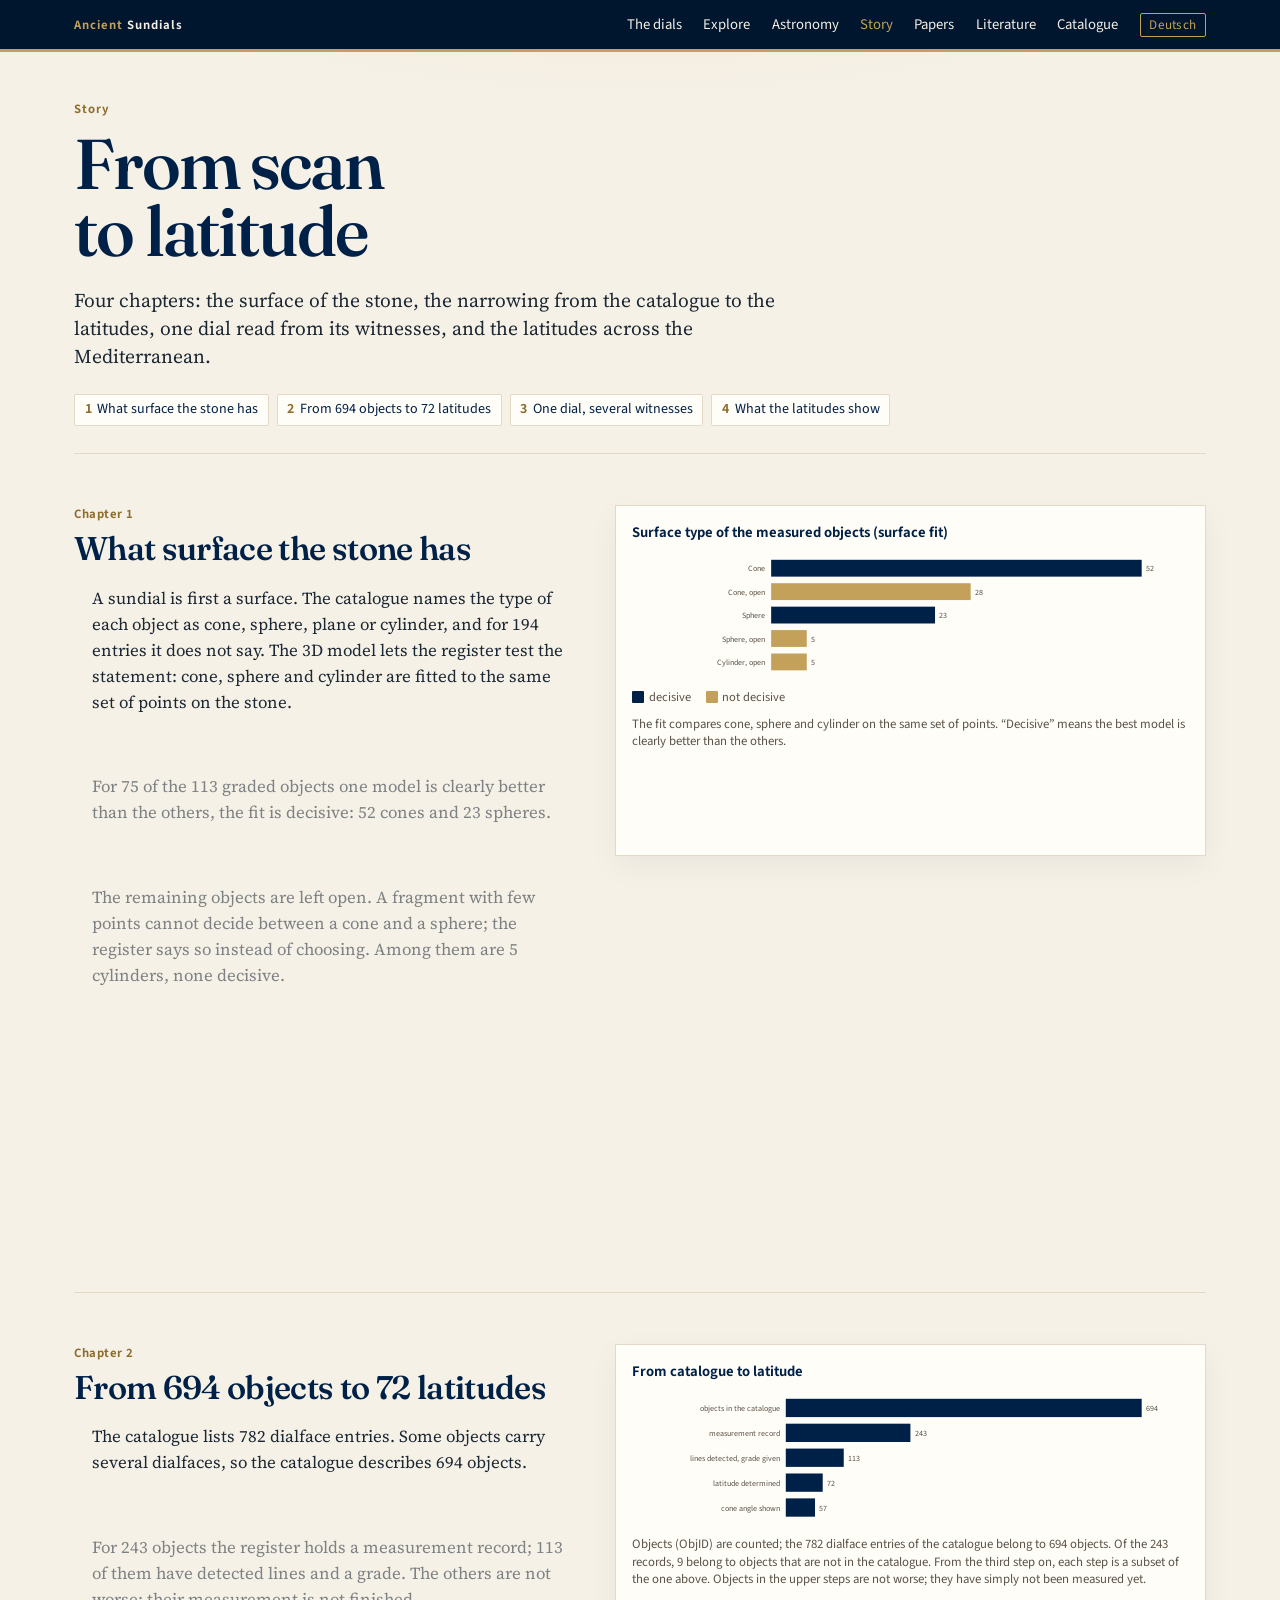
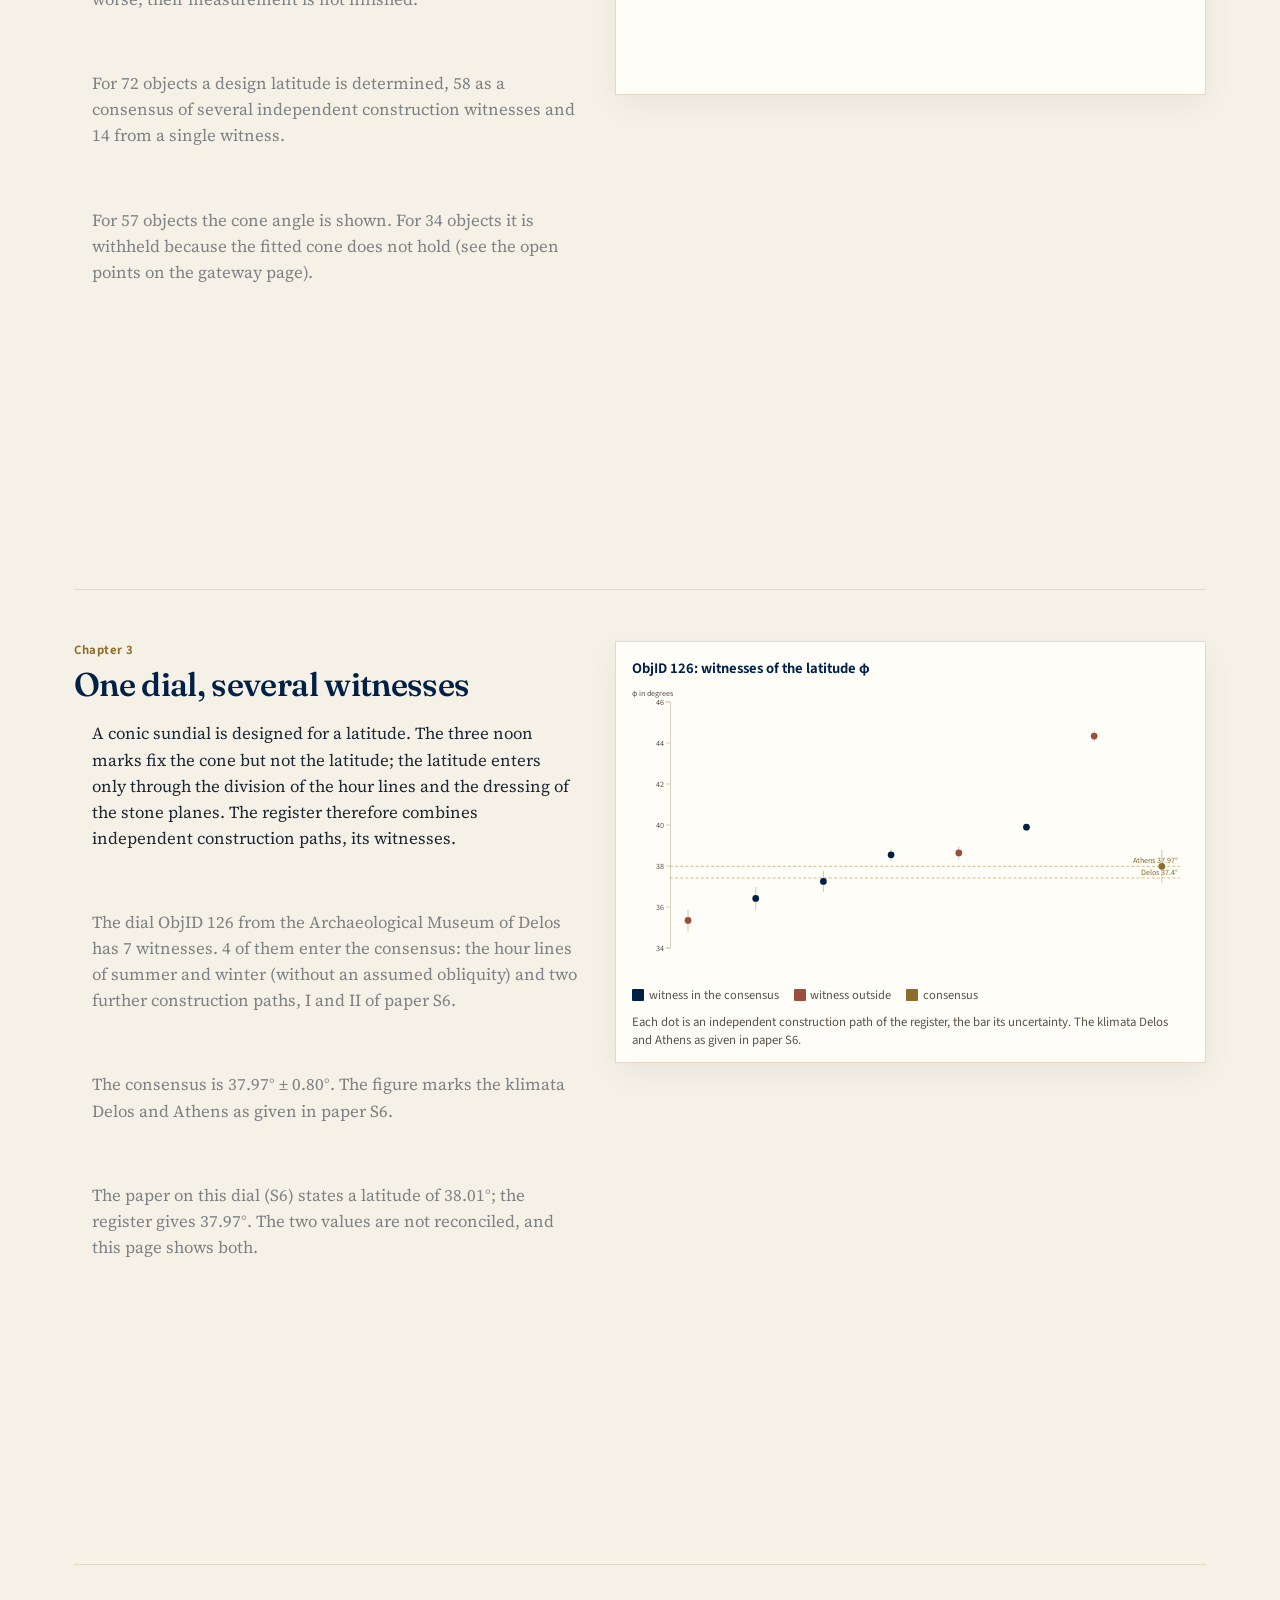
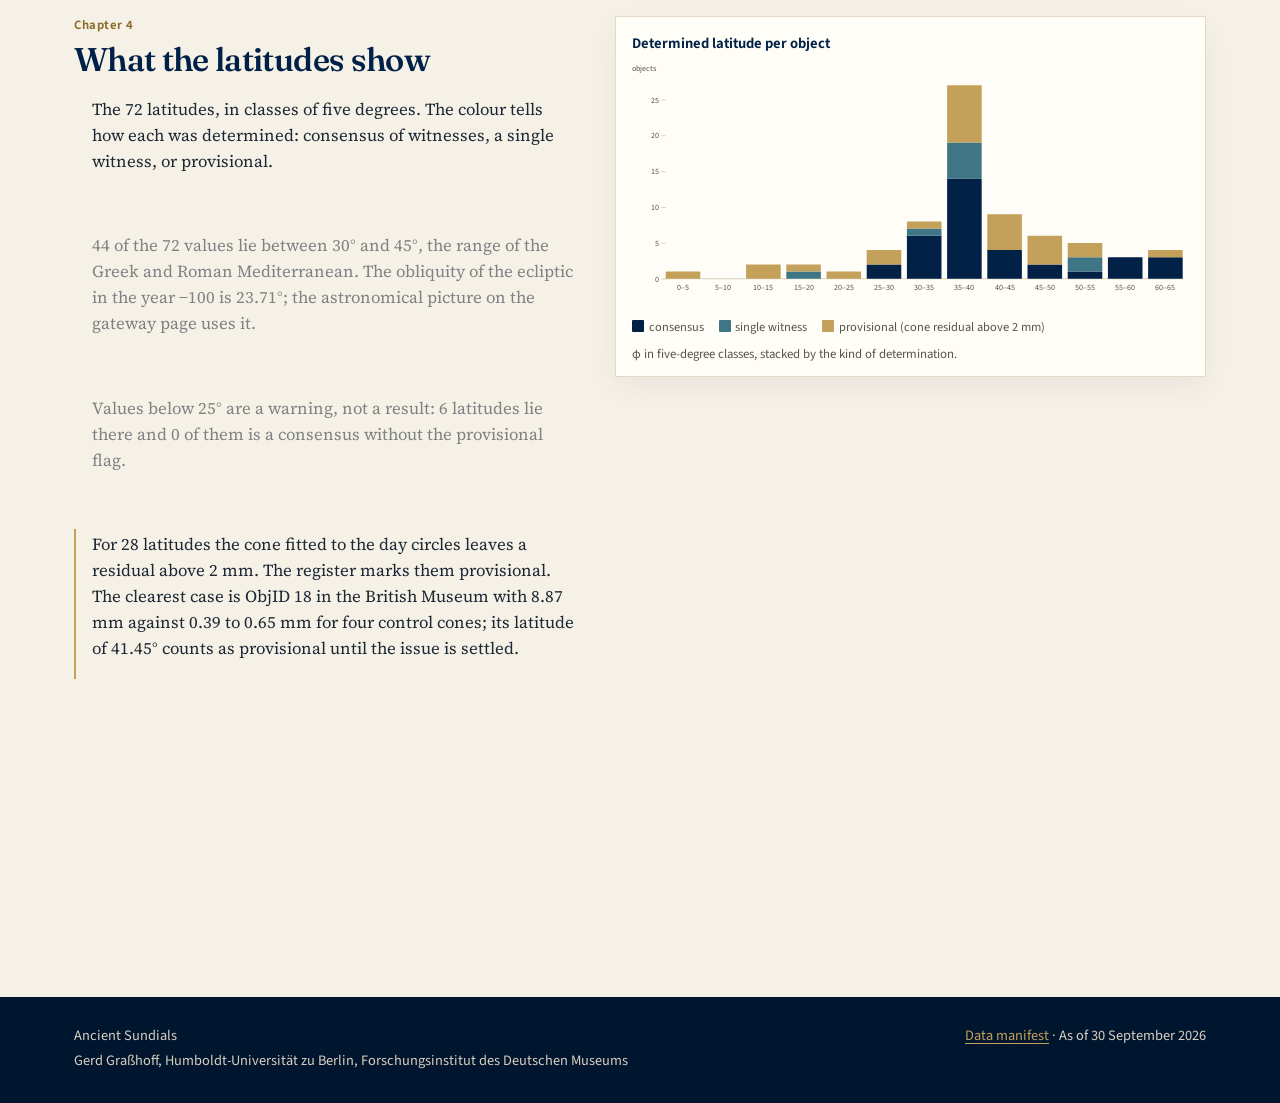
<file: story/index.html>
<!DOCTYPE html>
<html lang="en">
<head>
  <meta charset="utf-8">
  <meta name="viewport" content="width=device-width, initial-scale=1">
  <title>From scan to latitude — Ancient Sundials</title>
  <meta name="description" content="How a 3D scan of an ancient sundial becomes a design latitude, with numbers from the Berlin register.">
  <meta name="author" content="Gerd Graßhoff">
  <meta property="og:title" content="From scan to latitude — Ancient Sundials">
  <meta property="og:description" content="How a 3D scan of an ancient sundial becomes a design latitude, with numbers from the Berlin register.">
  <meta property="og:type" content="website">
  <link rel="icon" href="../favicon.svg" type="image/svg+xml">
  <link rel="preconnect" href="https://fonts.googleapis.com">
  <link rel="preconnect" href="https://fonts.gstatic.com" crossorigin>
  <link href="https://fonts.googleapis.com/css2?family=Fraunces:ital,opsz,wght@0,9..144,460;0,9..144,560;1,9..144,460&family=Source+Sans+3:ital,wght@0,400;0,560;0,650;1,400&family=Source+Serif+4:ital,opsz,wght@0,8..60,400;0,8..60,560;1,8..60,400&display=swap" rel="stylesheet">
  <link rel="stylesheet" href="../assets/landing.css?v=20260930125332">
  <link rel="stylesheet" href="../assets/sundial.css?v=20260930125332">
</head>
<body>
  <a class="skip" href="#inhalt">Skip to content</a>
  <header class="mast">
    <div class="mast-inner">
      <p class="brand"><a href="../"><span>Ancient</span> Sundials</a></p>
      <nav aria-label="Sections">
        <a href="../#where">The dials</a>
        <a href="../#explore">Explore</a>
        <a href="../#astro">Astronomy</a>
        <a href="../story/" aria-current="page">Story</a>
        <a href="../#supplements">Papers</a>
        <a href="../#literature">Literature</a>
        <a href="https://lettre.ngrok.dev/sundials/overview" target="_blank" rel="noopener">Catalogue</a>
        <a class="lang-switch" href="../de/erzaehlung/" lang="de" hreflang="de">Deutsch</a>
      </nav>
    </div>
  </header>

  <main id="inhalt">
    <div class="wrap">
      <section class="story-hero">
        <p class="kicker">Story</p>
        <h1>From scan<br>to latitude</h1>
        <p class="lead">Four chapters: the surface of the stone, the narrowing from the catalogue to the latitudes, one dial read from its witnesses, and the latitudes across the Mediterranean.</p>
        <ol class="toc" aria-label="Chapters"><li><a href="#n1"><span class="n">1</span>What surface the stone has</a></li><li><a href="#n2"><span class="n">2</span>From 694 objects to 72 latitudes</a></li><li><a href="#n3"><span class="n">3</span>One dial, several witnesses</a></li><li><a href="#n4"><span class="n">4</span>What the latitudes show</a></li></ol>
      </section>
<section class="chapter" id="n1" data-figure="sd_types">
<div class="chapter-text">
<p class="chapter-num">Chapter 1</p><h2>What surface the stone has</h2>
<div class="step" data-step="0"><p>A sundial is first a surface. The catalogue names the type of each object as cone, sphere, plane or cylinder, and for 194 entries it does not say. The 3D model lets the register test the statement: cone, sphere and cylinder are fitted to the same set of points on the stone.</p></div>
<div class="step" data-step="1" data-highlight="cone-d,sphere-d"><p>For 75 of the 113 graded objects one model is clearly better than the others, the fit is decisive: 52 cones and 23 spheres.</p></div>
<div class="step" data-step="2" data-highlight="cone-o,sphere-o,cyl-o"><p>The remaining objects are left open. A fragment with few points cannot decide between a cone and a sphere; the register says so instead of choosing. Among them are 5 cylinders, none decisive.</p></div>
</div>
<div class="chapter-figure"><div class="sticky"><div class="fig"></div></div></div>
</section>
<section class="chapter" id="n2" data-figure="sd_funnel">
<div class="chapter-text">
<p class="chapter-num">Chapter 2</p><h2>From 694 objects to 72 latitudes</h2>
<div class="step" data-step="0" data-highlight="0"><p>The catalogue lists 782 dialface entries. Some objects carry several dialfaces, so the catalogue describes 694 objects.</p></div>
<div class="step" data-step="1" data-highlight="1,2"><p>For 243 objects the register holds a measurement record; 113 of them have detected lines and a grade. The others are not worse; their measurement is not finished.</p></div>
<div class="step" data-step="2" data-highlight="3"><p>For 72 objects a design latitude is determined, 58 as a consensus of several independent construction witnesses and 14 from a single witness.</p></div>
<div class="step" data-step="3" data-highlight="4"><p>For 57 objects the cone angle is shown. For 34 objects it is withheld because the fitted cone does not hold (see the open points on the gateway page).</p></div>
</div>
<div class="chapter-figure"><div class="sticky"><div class="fig"></div></div></div>
</section>
<section class="chapter" id="n3" data-figure="sd_witnesses">
<div class="chapter-text">
<p class="chapter-num">Chapter 3</p><h2>One dial, several witnesses</h2>
<div class="step" data-step="0"><p>A conic sundial is designed for a latitude. The three noon marks fix the cone but not the latitude; the latitude enters only through the division of the hour lines and the dressing of the stone planes. The register therefore combines independent construction paths, its witnesses.</p></div>
<div class="step" data-step="1" data-highlight="hours-SuSo-eps-free,hours-WiSo-eps-free,path-II-front-face,path-I-axis"><p>The dial ObjID 126 from the Archaeological Museum of Delos has 7 witnesses. 4 of them enter the consensus: the hour lines of summer and winter (without an assumed obliquity) and two further construction paths, I and II of paper S6.</p></div>
<div class="step" data-step="2" data-highlight="consensus"><p>The consensus is 37.97° ± 0.80°. The figure marks the klimata Delos and Athens as given in paper S6.</p></div>
<div class="step" data-step="3"><p>The paper on this dial (S6) states a latitude of 38.01°; the register gives 37.97°. The two values are not reconciled, and this page shows both.</p></div>
</div>
<div class="chapter-figure"><div class="sticky"><div class="fig"></div></div></div>
</section>
<section class="chapter" id="n4" data-figure="sd_phi">
<div class="chapter-text">
<p class="chapter-num">Chapter 4</p><h2>What the latitudes show</h2>
<div class="step" data-step="0"><p>The 72 latitudes, in classes of five degrees. The colour tells how each was determined: consensus of witnesses, a single witness, or provisional.</p></div>
<div class="step" data-step="1"><p>44 of the 72 values lie between 30° and 45°, the range of the Greek and Roman Mediterranean. The obliquity of the ecliptic in the year −100 is 23.71°; the astronomical picture on the gateway page uses it.</p></div>
<div class="step" data-step="2"><p>Values below 25° are a warning, not a result: 6 latitudes lie there and 0 of them is a consensus without the provisional flag.</p></div>
<div class="step" data-step="3"><p>For 28 latitudes the cone fitted to the day circles leaves a residual above 2 mm. The register marks them provisional. The clearest case is ObjID 18 in the British Museum with 8.87 mm against 0.39 to 0.65 mm for four control cones; its latitude of 41.45° counts as provisional until the issue is settled.</p></div>
</div>
<div class="chapter-figure"><div class="sticky"><div class="fig"></div></div></div>
</section>

    </div>
  </main>

  <footer>
    <div class="wrap">
      <div><p>Ancient Sundials</p><p>Gerd Graßhoff, Humboldt-Universität zu Berlin, Forschungsinstitut des Deutschen Museums</p></div>
      <div><p><a href="../data/manifest.json">Data manifest</a> · As of 30 September 2026</p></div>
    </div>
    <div class="wrap"></div>
  </footer>

  <script src="../assets/vendor/d3.v7.min.js?v=20260930125332"></script>
  <script src="../assets/vendor/topojson-client.min.js?v=20260930125332"></script>
  <script src="../assets/vendor/world-110m.js?v=20260930125332"></script>
  <script src="../data/bundle.js?v=20260930125332"></script>
  <script src="../assets/js/charts.js?v=20260930125332"></script>
  <script src="../assets/js/sundial.js?v=20260930125332"></script>
  <script src="../assets/js/scrolly.js?v=20260930125332"></script>
</body>
</html>
</file>
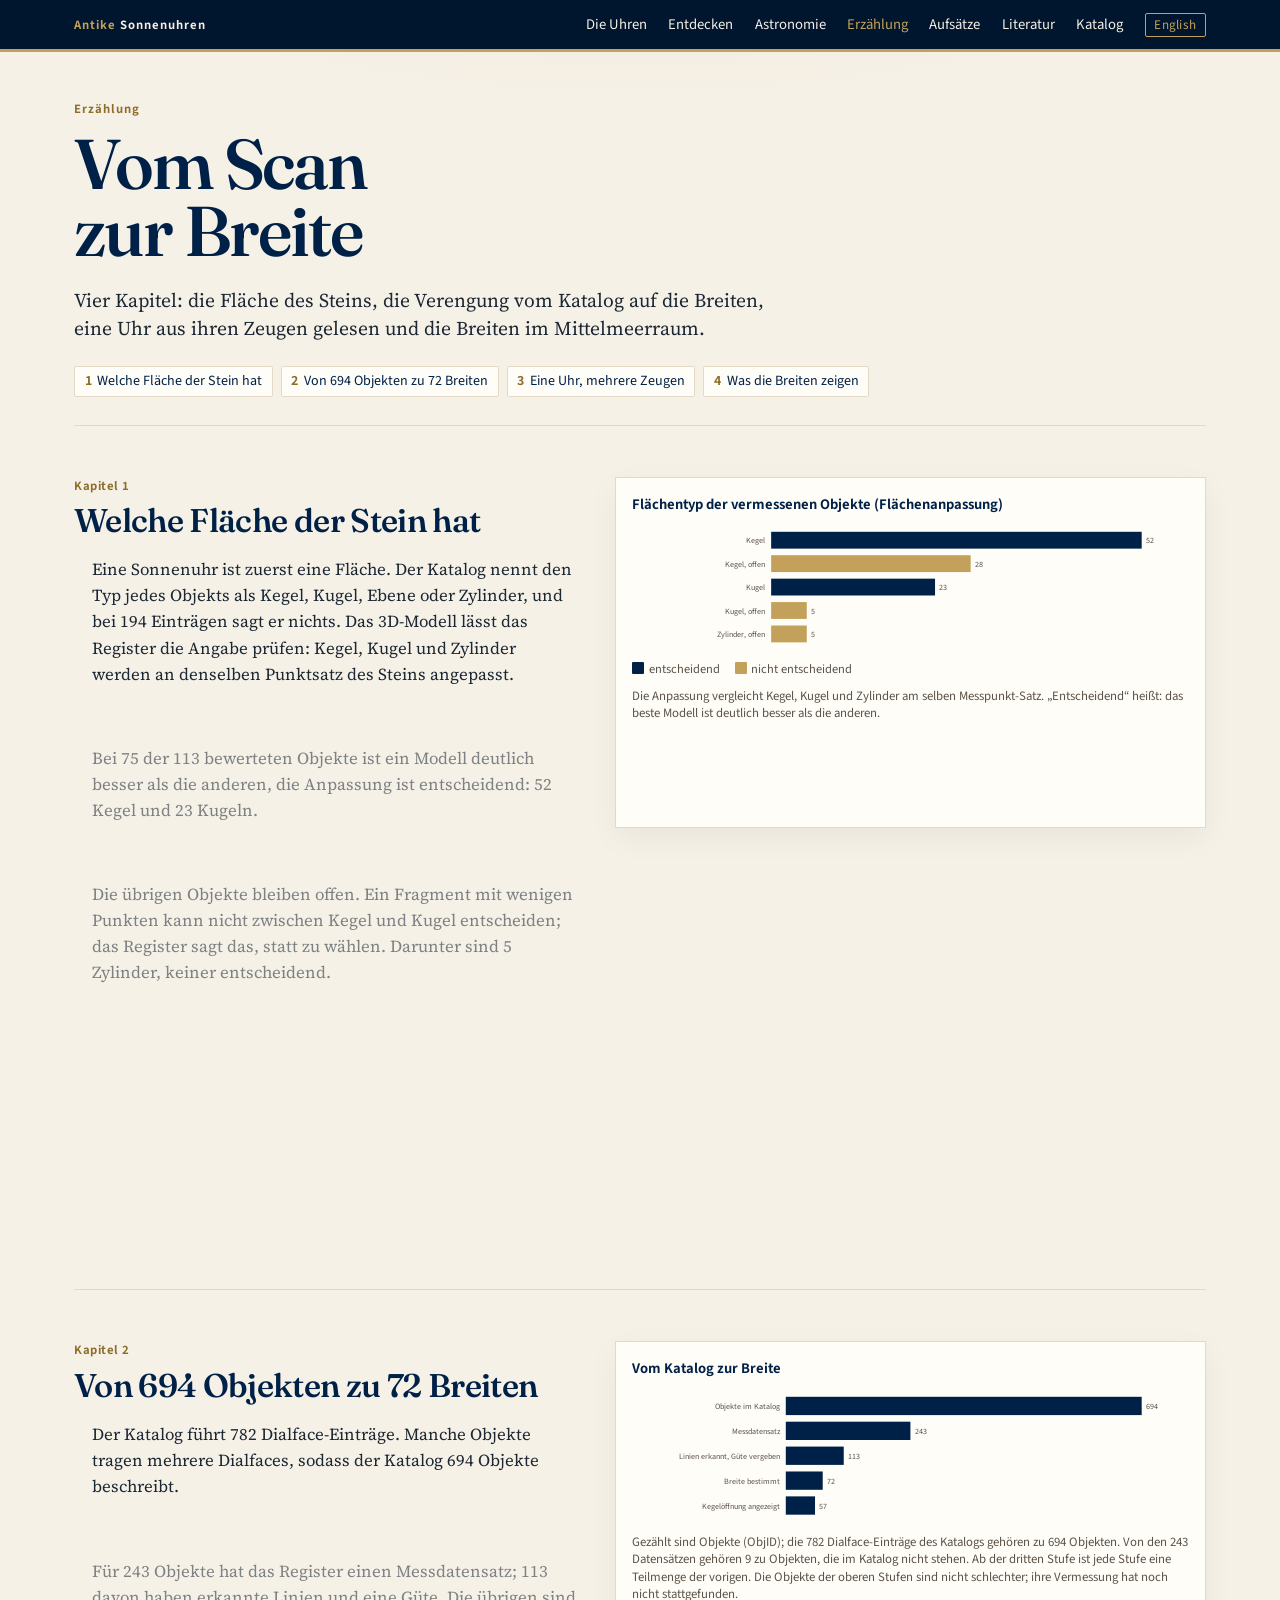
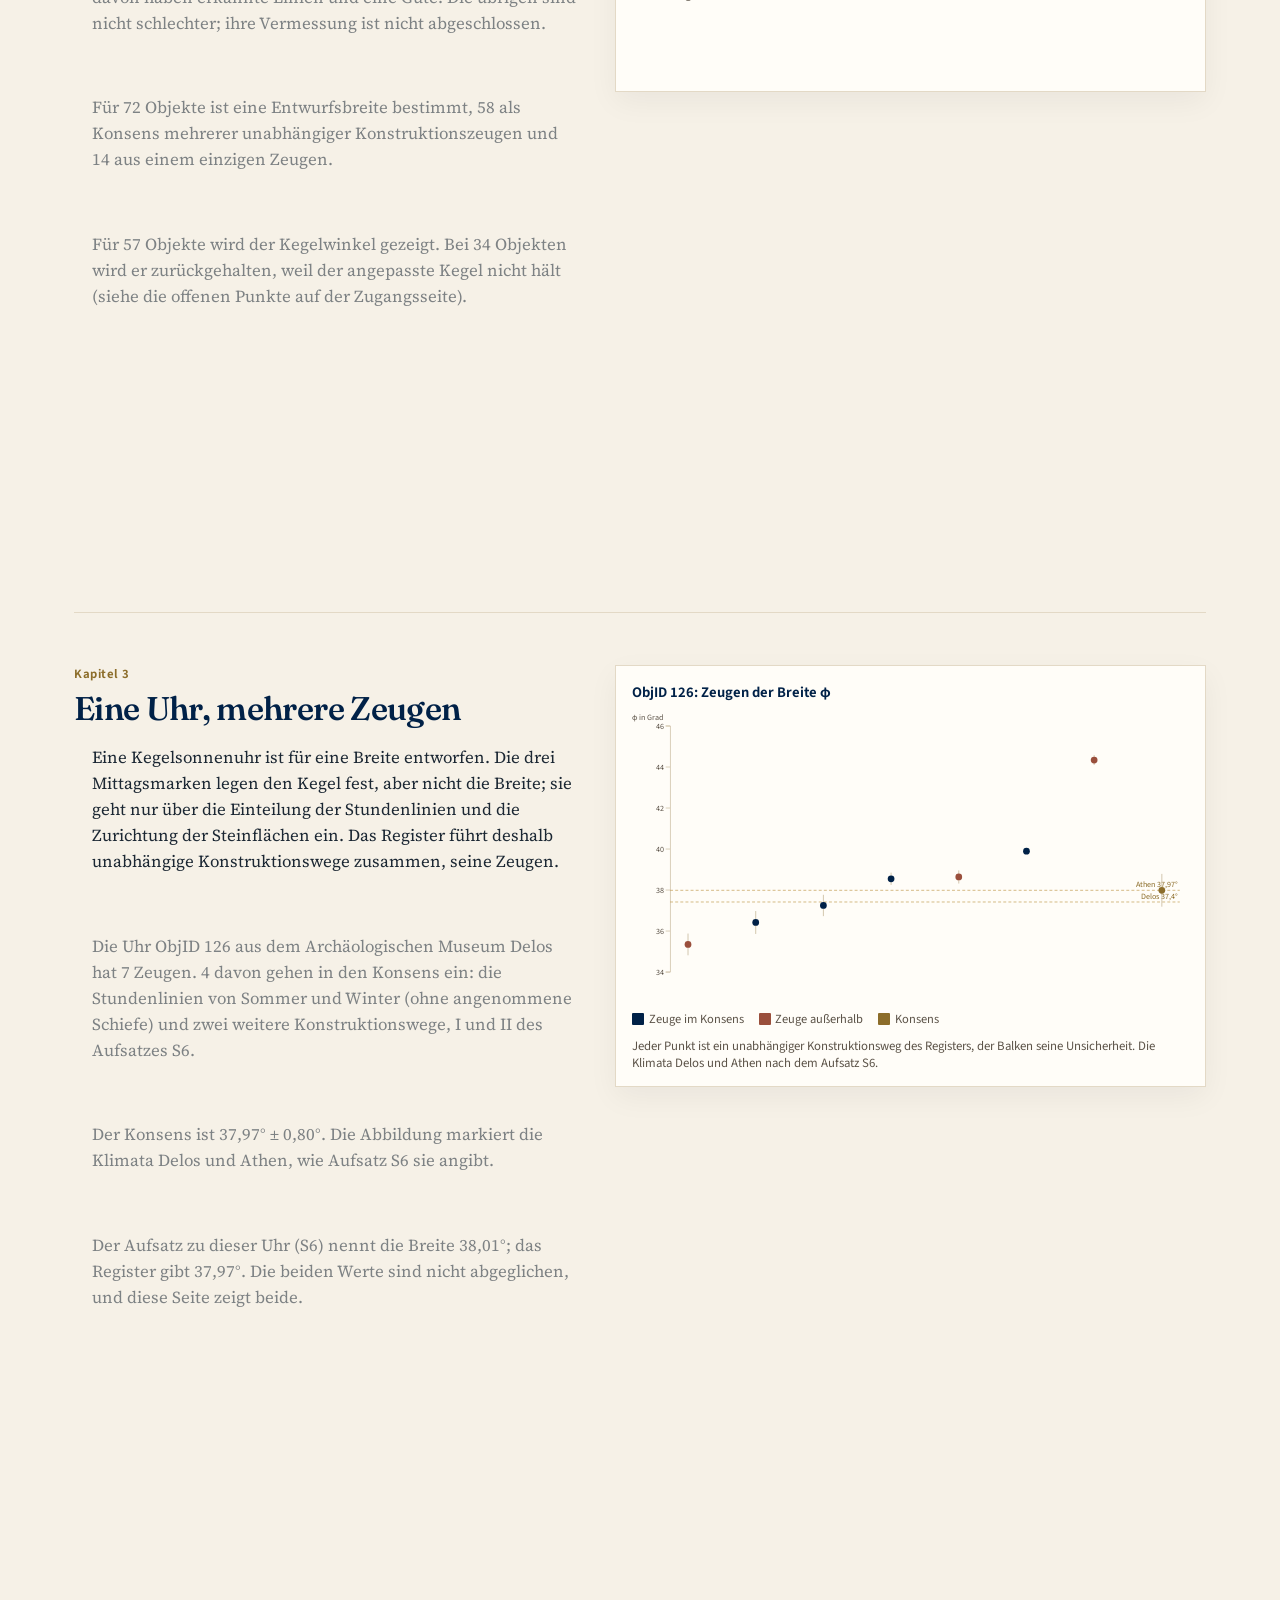
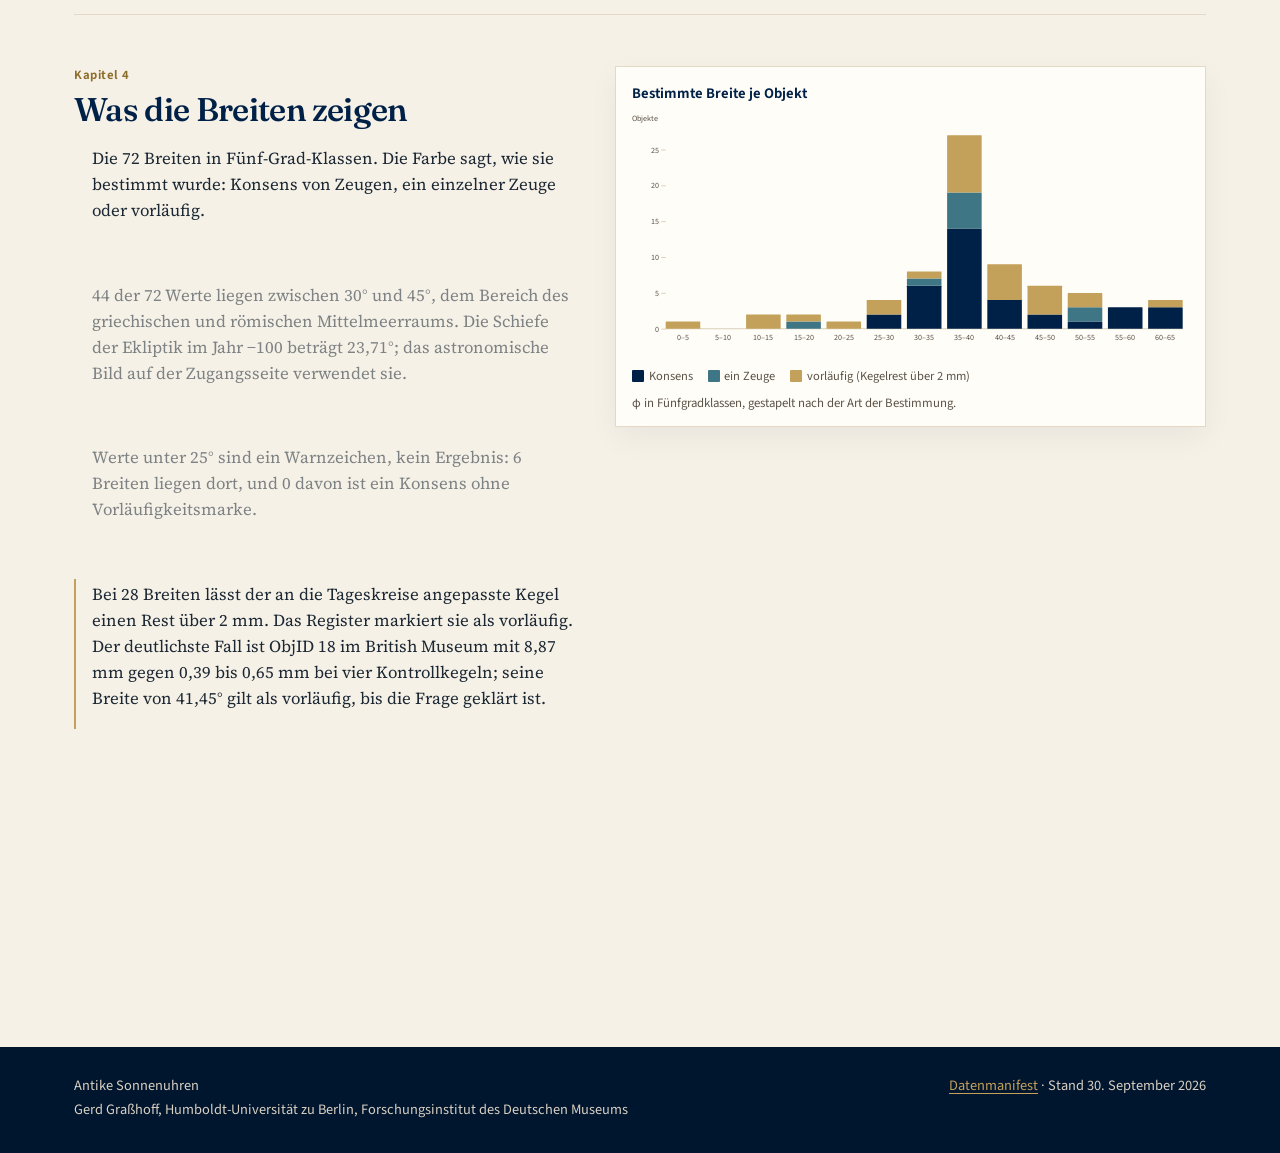
<file: de/erzaehlung/index.html>
<!DOCTYPE html>
<html lang="de">
<head>
  <meta charset="utf-8">
  <meta name="viewport" content="width=device-width, initial-scale=1">
  <title>Vom Scan zur Breite — Antike Sonnenuhren</title>
  <meta name="description" content="Wie aus dem 3D-Scan einer antiken Sonnenuhr eine Entwurfsbreite wird, mit Zahlen aus dem Berliner Register.">
  <meta name="author" content="Gerd Graßhoff">
  <meta property="og:title" content="Vom Scan zur Breite — Antike Sonnenuhren">
  <meta property="og:description" content="Wie aus dem 3D-Scan einer antiken Sonnenuhr eine Entwurfsbreite wird, mit Zahlen aus dem Berliner Register.">
  <meta property="og:type" content="website">
  <link rel="icon" href="../../favicon.svg" type="image/svg+xml">
  <link rel="preconnect" href="https://fonts.googleapis.com">
  <link rel="preconnect" href="https://fonts.gstatic.com" crossorigin>
  <link href="https://fonts.googleapis.com/css2?family=Fraunces:ital,opsz,wght@0,9..144,460;0,9..144,560;1,9..144,460&family=Source+Sans+3:ital,wght@0,400;0,560;0,650;1,400&family=Source+Serif+4:ital,opsz,wght@0,8..60,400;0,8..60,560;1,8..60,400&display=swap" rel="stylesheet">
  <link rel="stylesheet" href="../../assets/landing.css?v=20260930125332">
  <link rel="stylesheet" href="../../assets/sundial.css?v=20260930125332">
</head>
<body>
  <a class="skip" href="#inhalt">Zum Inhalt</a>
  <header class="mast">
    <div class="mast-inner">
      <p class="brand"><a href="../"><span>Antike</span> Sonnenuhren</a></p>
      <nav aria-label="Abschnitte">
        <a href="../#where">Die Uhren</a>
        <a href="../#explore">Entdecken</a>
        <a href="../#astro">Astronomie</a>
        <a href="../erzaehlung/" aria-current="page">Erzählung</a>
        <a href="../#supplements">Aufsätze</a>
        <a href="../#literature">Literatur</a>
        <a href="https://lettre.ngrok.dev/sundials/overview" target="_blank" rel="noopener">Katalog</a>
        <a class="lang-switch" href="../../story/" lang="en" hreflang="en">English</a>
      </nav>
    </div>
  </header>

  <main id="inhalt">
    <div class="wrap">
      <section class="story-hero">
        <p class="kicker">Erzählung</p>
        <h1>Vom Scan<br>zur Breite</h1>
        <p class="lead">Vier Kapitel: die Fläche des Steins, die Verengung vom Katalog auf die Breiten, eine Uhr aus ihren Zeugen gelesen und die Breiten im Mittelmeerraum.</p>
        <ol class="toc" aria-label="Kapitel"><li><a href="#n1"><span class="n">1</span>Welche Fläche der Stein hat</a></li><li><a href="#n2"><span class="n">2</span>Von 694 Objekten zu 72 Breiten</a></li><li><a href="#n3"><span class="n">3</span>Eine Uhr, mehrere Zeugen</a></li><li><a href="#n4"><span class="n">4</span>Was die Breiten zeigen</a></li></ol>
      </section>
<section class="chapter" id="n1" data-figure="sd_types">
<div class="chapter-text">
<p class="chapter-num">Kapitel 1</p><h2>Welche Fläche der Stein hat</h2>
<div class="step" data-step="0"><p>Eine Sonnenuhr ist zuerst eine Fläche. Der Katalog nennt den Typ jedes Objekts als Kegel, Kugel, Ebene oder Zylinder, und bei 194 Einträgen sagt er nichts. Das 3D-Modell lässt das Register die Angabe prüfen: Kegel, Kugel und Zylinder werden an denselben Punktsatz des Steins angepasst.</p></div>
<div class="step" data-step="1" data-highlight="cone-d,sphere-d"><p>Bei 75 der 113 bewerteten Objekte ist ein Modell deutlich besser als die anderen, die Anpassung ist entscheidend: 52 Kegel und 23 Kugeln.</p></div>
<div class="step" data-step="2" data-highlight="cone-o,sphere-o,cyl-o"><p>Die übrigen Objekte bleiben offen. Ein Fragment mit wenigen Punkten kann nicht zwischen Kegel und Kugel entscheiden; das Register sagt das, statt zu wählen. Darunter sind 5 Zylinder, keiner entscheidend.</p></div>
</div>
<div class="chapter-figure"><div class="sticky"><div class="fig"></div></div></div>
</section>
<section class="chapter" id="n2" data-figure="sd_funnel">
<div class="chapter-text">
<p class="chapter-num">Kapitel 2</p><h2>Von 694 Objekten zu 72 Breiten</h2>
<div class="step" data-step="0" data-highlight="0"><p>Der Katalog führt 782 Dialface-Einträge. Manche Objekte tragen mehrere Dialfaces, sodass der Katalog 694 Objekte beschreibt.</p></div>
<div class="step" data-step="1" data-highlight="1,2"><p>Für 243 Objekte hat das Register einen Messdatensatz; 113 davon haben erkannte Linien und eine Güte. Die übrigen sind nicht schlechter; ihre Vermessung ist nicht abgeschlossen.</p></div>
<div class="step" data-step="2" data-highlight="3"><p>Für 72 Objekte ist eine Entwurfsbreite bestimmt, 58 als Konsens mehrerer unabhängiger Konstruktionszeugen und 14 aus einem einzigen Zeugen.</p></div>
<div class="step" data-step="3" data-highlight="4"><p>Für 57 Objekte wird der Kegelwinkel gezeigt. Bei 34 Objekten wird er zurückgehalten, weil der angepasste Kegel nicht hält (siehe die offenen Punkte auf der Zugangsseite).</p></div>
</div>
<div class="chapter-figure"><div class="sticky"><div class="fig"></div></div></div>
</section>
<section class="chapter" id="n3" data-figure="sd_witnesses">
<div class="chapter-text">
<p class="chapter-num">Kapitel 3</p><h2>Eine Uhr, mehrere Zeugen</h2>
<div class="step" data-step="0"><p>Eine Kegelsonnenuhr ist für eine Breite entworfen. Die drei Mittagsmarken legen den Kegel fest, aber nicht die Breite; sie geht nur über die Einteilung der Stundenlinien und die Zurichtung der Steinflächen ein. Das Register führt deshalb unabhängige Konstruktionswege zusammen, seine Zeugen.</p></div>
<div class="step" data-step="1" data-highlight="hours-SuSo-eps-free,hours-WiSo-eps-free,path-II-front-face,path-I-axis"><p>Die Uhr ObjID 126 aus dem Archäologischen Museum Delos hat 7 Zeugen. 4 davon gehen in den Konsens ein: die Stundenlinien von Sommer und Winter (ohne angenommene Schiefe) und zwei weitere Konstruktionswege, I und II des Aufsatzes S6.</p></div>
<div class="step" data-step="2" data-highlight="consensus"><p>Der Konsens ist 37,97° ± 0,80°. Die Abbildung markiert die Klimata Delos und Athen, wie Aufsatz S6 sie angibt.</p></div>
<div class="step" data-step="3"><p>Der Aufsatz zu dieser Uhr (S6) nennt die Breite 38,01°; das Register gibt 37,97°. Die beiden Werte sind nicht abgeglichen, und diese Seite zeigt beide.</p></div>
</div>
<div class="chapter-figure"><div class="sticky"><div class="fig"></div></div></div>
</section>
<section class="chapter" id="n4" data-figure="sd_phi">
<div class="chapter-text">
<p class="chapter-num">Kapitel 4</p><h2>Was die Breiten zeigen</h2>
<div class="step" data-step="0"><p>Die 72 Breiten in Fünf-Grad-Klassen. Die Farbe sagt, wie sie bestimmt wurde: Konsens von Zeugen, ein einzelner Zeuge oder vorläufig.</p></div>
<div class="step" data-step="1"><p>44 der 72 Werte liegen zwischen 30° und 45°, dem Bereich des griechischen und römischen Mittelmeerraums. Die Schiefe der Ekliptik im Jahr −100 beträgt 23,71°; das astronomische Bild auf der Zugangsseite verwendet sie.</p></div>
<div class="step" data-step="2"><p>Werte unter 25° sind ein Warnzeichen, kein Ergebnis: 6 Breiten liegen dort, und 0 davon ist ein Konsens ohne Vorläufigkeitsmarke.</p></div>
<div class="step" data-step="3"><p>Bei 28 Breiten lässt der an die Tageskreise angepasste Kegel einen Rest über 2 mm. Das Register markiert sie als vorläufig. Der deutlichste Fall ist ObjID 18 im British Museum mit 8,87 mm gegen 0,39 bis 0,65 mm bei vier Kontrollkegeln; seine Breite von 41,45° gilt als vorläufig, bis die Frage geklärt ist.</p></div>
</div>
<div class="chapter-figure"><div class="sticky"><div class="fig"></div></div></div>
</section>

    </div>
  </main>

  <footer>
    <div class="wrap">
      <div><p>Antike Sonnenuhren</p><p>Gerd Graßhoff, Humboldt-Universität zu Berlin, Forschungsinstitut des Deutschen Museums</p></div>
      <div><p><a href="../data/manifest.json">Datenmanifest</a> · Stand 30. September 2026</p></div>
    </div>
    <div class="wrap"></div>
  </footer>

  <script src="../../assets/vendor/d3.v7.min.js?v=20260930125332"></script>
  <script src="../../assets/vendor/topojson-client.min.js?v=20260930125332"></script>
  <script src="../../assets/vendor/world-110m.js?v=20260930125332"></script>
  <script src="../data/bundle.js?v=20260930125332"></script>
  <script src="../../assets/js/charts.js?v=20260930125332"></script>
  <script src="../../assets/js/sundial.js?v=20260930125332"></script>
  <script src="../../assets/js/scrolly.js?v=20260930125332"></script>
</body>
</html>
</file>
<file: assets/landing.css>
/* PDAI landing pages — shared styles for landing pages and narratives.
   Visual system of Kepleriana 2026 and Kármán 2026: Oxford blue, gold, sandstone. */

:root {
  --oxford: #002147;
  --oxford-deep: #00152e;
  --oxford-soft: #2c4a6e;
  --ink: #1b2733;
  --muted: #5c5348;
  --gold: #c4a15a;
  --gold-deep: #8c6d2a;
  --gold-pale: #efe3c4;
  --sand: #f6f1e7;
  --sand-deep: #ece3d2;
  --paper: #fffdf8;
  --line: #e3d9c6;
  --line-strong: #cdbfa4;
  --serif: "Source Serif 4", "Palatino Linotype", Palatino, serif;
  --display: "Fraunces", "Source Serif 4", Palatino, serif;
  --sans: "Source Sans 3", "Avenir Next", "Segoe UI", sans-serif;
  --p-studium: #8c6d2a;
  --p-aachen: #002147;
  --p-pasadena: #3f7686;
  --p-beratung: #9a4f3c;
  --p-agard: #5f6b3a;
}

* { box-sizing: border-box; }
html { scroll-behavior: smooth; }
.no-smooth { scroll-behavior: auto !important; }
body {
  margin: 0;
  color: var(--ink);
  background:
    radial-gradient(1200px 480px at 50% -180px, rgba(196, 161, 90, 0.16), transparent 60%),
    var(--sand);
  font-family: var(--serif);
  font-size: 1.05rem;
  line-height: 1.55;
}
a { color: var(--oxford); text-underline-offset: 0.18em; }
a:hover { color: var(--gold-deep); }
img { max-width: 100%; }
.skip {
  position: absolute; left: 1rem; top: -4rem;
  background: var(--oxford); color: #fff; padding: 0.4rem 0.7rem;
}
.skip:focus { top: 0.6rem; z-index: 50; }

/* ---------------------------------------------------------------- mast */
.mast {
  background: var(--oxford-deep);
  color: #f4efe4;
  border-bottom: 3px solid var(--gold);
  position: relative;
  z-index: 20;
}
.mast-inner {
  max-width: 1180px;
  margin: 0 auto;
  padding: 0.85rem 1.5rem 0.8rem;
  display: flex;
  justify-content: space-between;
  align-items: baseline;
  gap: 1rem;
}
.brand {
  margin: 0;
  font-family: var(--sans);
  font-size: 0.8rem;
  letter-spacing: 0.08em;
  font-weight: 650;
}
.brand.brand-lg {
  font-family: var(--display);
  font-size: clamp(1.5rem, 3.2vw, 2.1rem);
  letter-spacing: -0.01em;
  font-weight: 560;
  line-height: 1.1;
}
.brand a { color: #f4efe4; text-decoration: none; }
.brand span { color: var(--gold); }
.mast nav { font-family: var(--sans); font-size: 0.92rem; }
.mast nav a { color: #f4efe4; text-decoration: none; margin-left: 1.15rem; }
.mast nav a:hover, .mast nav a[aria-current="page"] { color: var(--gold); }

.wrap { max-width: 1180px; margin: 0 auto; padding: 0 1.5rem; }

/* ---------------------------------------------------------------- hero */
.hero { padding: 3.4rem 0 1.6rem; }
.kicker {
  margin: 0 0 0.7rem;
  font-family: var(--sans);
  font-size: 0.8rem;
  letter-spacing: 0.08em;
  color: var(--gold-deep);
  font-weight: 650;
}
h1 {
  margin: 0;
  font-family: var(--display);
  font-weight: 560;
  font-size: clamp(2.8rem, 7vw, 5.6rem);
  letter-spacing: -0.03em;
  line-height: 0.95;
  color: var(--oxford);
}
h1 em { font-style: italic; font-weight: 460; color: var(--gold-deep); }
.lead {
  max-width: 44rem;
  margin: 1.35rem 0 0;
  font-size: 1.22rem;
  line-height: 1.45;
}
.byline { margin: 1.1rem 0 0; max-width: 44rem; color: var(--muted); font-size: 0.98rem; }
.credit {
  margin: 0.9rem 0 0;
  max-width: 44rem;
  font-family: var(--sans);
  font-size: 0.86rem;
  color: var(--muted);
  border-left: 3px solid var(--gold);
  padding: 0.15rem 0 0.15rem 0.7rem;
}

/* ---------------------------------------------------------------- key figures */
.figures {
  display: grid;
  grid-template-columns: repeat(var(--cols, 6), 1fr);
  gap: 0;
  margin: 1.8rem 0 1.4rem;
  border-top: 1px solid var(--line);
  border-bottom: 1px solid var(--line);
}
.figures div { padding: 0.8rem 0.7rem 0.75rem; border-right: 1px solid var(--line); }
.figures div:last-child { border-right: 0; }
.figures .v {
  display: block;
  font-family: var(--display);
  font-size: 1.85rem;
  color: var(--oxford);
  line-height: 1.05;
  font-variant-numeric: lining-nums tabular-nums;
}
.figures .k { display: block; font-family: var(--sans); font-size: 0.82rem; color: var(--muted); margin-top: 0.2rem; }

/* ---------------------------------------------------------------- portal cards */
.portals {
  display: grid;
  grid-template-columns: 1.35fr 1fr 1fr;
  gap: 1rem;
  padding-bottom: 1rem;
}
.portal {
  background: var(--paper);
  border: 1px solid var(--line);
  border-top: 3px solid var(--oxford);
  border-radius: 2px;
  padding: 1.3rem 1.35rem 1.2rem;
  box-shadow: 0 10px 28px rgba(0, 21, 46, 0.05);
  display: flex;
  flex-direction: column;
}
.portal.lead-card { grid-row: span 3; }
.portal.wide { grid-column: span 2; }
.portal.method {
  grid-column: 1 / -1;
  border-top-color: var(--gold);
  background: linear-gradient(180deg, rgba(196, 161, 90, 0.1), transparent 4.5rem), var(--paper);
}
.portal.method h2 span { color: var(--gold-deep); font-style: italic; font-weight: 460; }
.method-cols { display: grid; grid-template-columns: 1fr 1fr; gap: 0.4rem 2rem; }
.method-cols p { margin: 0 0 0.75rem; }
.portal .mark {
  font-family: var(--sans);
  font-size: 0.76rem;
  letter-spacing: 0.06em;
  color: var(--gold-deep);
  font-weight: 650;
  margin: 0 0 0.45rem;
}
.portal h2 {
  margin: 0 0 0.55rem;
  font-family: var(--display);
  font-weight: 560;
  font-size: 1.7rem;
  line-height: 1.12;
  letter-spacing: -0.02em;
  color: var(--oxford);
}
.portal p { margin: 0 0 0.85rem; }
.portal .spark { margin: 0.1rem 0 0.9rem; }
.contents { list-style: none; margin: 0.2rem 0 1.1rem; padding: 0; border-top: 1px solid var(--line); }
.contents li { border-bottom: 1px solid var(--line); }
.contents a {
  display: grid;
  grid-template-columns: 2.2rem 1fr;
  gap: 0.55rem;
  text-decoration: none;
  padding: 0.4rem 0;
  color: var(--ink);
  font-size: 0.98rem;
}
.contents a:hover { color: var(--oxford); }
.contents .num { font-family: var(--sans); color: var(--gold-deep); font-size: 0.8rem; padding-top: 0.2rem; }
.go {
  margin-top: auto;
  align-self: flex-start;
  display: inline-block;
  background: var(--oxford);
  color: #f7f1e4;
  text-decoration: none;
  font-family: var(--sans);
  font-weight: 650;
  font-size: 0.95rem;
  padding: 0.6rem 0.95rem;
  border-radius: 2px;
}
.go:hover { background: #01315f; color: #fff; }
.go.quiet { background: transparent; color: var(--oxford); border: 1px solid var(--oxford); margin-left: 0.45rem; }
.go.quiet:hover { background: var(--oxford); color: #fff; }
.go-row { margin-top: auto; }

section.band { padding: 1.8rem 0 0.6rem; }
section.band > h2, .band-title {
  margin: 0 0 0.85rem;
  font-family: var(--display);
  font-weight: 560;
  font-size: 1.7rem;
  color: var(--oxford);
  letter-spacing: -0.02em;
}
.section-lead { margin: -0.35rem 0 1rem; color: var(--muted); max-width: 46rem; }

/* facsimile strip */
.facsimiles {
  display: grid;
  grid-template-columns: repeat(6, 1fr);
  gap: 0.8rem;
}
.facsimile {
  display: block;
  text-decoration: none;
  color: var(--ink);
  background: var(--paper);
  border: 1px solid var(--line);
  padding: 0.45rem 0.45rem 0.6rem;
}
.facsimile:hover { border-color: var(--oxford); }
.facsimile img { display: block; width: 100%; aspect-ratio: 5 / 7; object-fit: cover; object-position: top; background: #eee; }
.facsimile .d { display: block; font-family: var(--sans); font-size: 0.76rem; color: var(--gold-deep); margin-top: 0.45rem; font-weight: 650; }
.facsimile .c { display: block; font-family: var(--sans); font-size: 0.8rem; line-height: 1.3; margin-top: 0.15rem; }

/* sources */
.sources { display: grid; grid-template-columns: 1.2fr 1fr; gap: 1rem; padding-bottom: 2.5rem; }
.source-item { background: var(--paper); border: 1px solid var(--line); padding: 1rem 1.15rem; }
.source-item h3 { margin: 0 0 0.3rem; font-family: var(--display); font-weight: 560; font-size: 1.25rem; color: var(--oxford); }
.source-item p { margin: 0 0 0.35rem; font-size: 0.96rem; }
.source-item .meta { font-family: var(--sans); font-size: 0.84rem; color: var(--muted); }
.admission { margin: 0; padding-left: 1.2rem; font-size: 0.96rem; }
.admission li { margin-bottom: 0.3rem; }

footer {
  background: var(--oxford-deep);
  color: #d9d0c2;
  padding: 1.6rem 0 1.8rem;
  font-family: var(--sans);
  font-size: 0.9rem;
  margin-top: 2rem;
}
footer .wrap { display: flex; justify-content: space-between; gap: 1.5rem; flex-wrap: wrap; }
footer a { color: var(--gold); }
footer p { margin: 0.15rem 0; }

/* ---------------------------------------------------------------- narrative */
.story-hero { padding: 3rem 0 1.2rem; }
.story-hero h1 { font-size: clamp(2.4rem, 5.6vw, 4.4rem); }
.home-back { margin: 1.15rem 0 0; }
.home-back a {
  display: inline-block;
  font-family: var(--sans);
  font-size: 0.82rem;
  font-weight: 650;
  letter-spacing: 0.01em;
  color: #f4ead0;
  background: var(--oxford, #002147);
  text-decoration: none;
  padding: 0.38rem 0.85rem;
  border-radius: 999px;
}
.home-back a:hover { color: var(--gold, #c8a22a); }
.toc {
  display: flex;
  flex-wrap: wrap;
  gap: 0.35rem 0.5rem;
  margin: 1.4rem 0 0.5rem;
  padding: 0;
  list-style: none;
  font-family: var(--sans);
  font-size: 0.88rem;
}
.toc a {
  display: inline-block;
  text-decoration: none;
  color: var(--oxford);
  border: 1px solid var(--line);
  background: var(--paper);
  padding: 0.25rem 0.6rem;
  border-radius: 2px;
}
.toc a:hover { border-color: var(--oxford); }
.toc .n { color: var(--gold-deep); margin-right: 0.35rem; font-weight: 650; }

.chapter {
  display: grid;
  grid-template-columns: minmax(0, 0.92fr) minmax(0, 1.08fr);
  gap: 2.4rem;
  padding: 3.2rem 0 1rem;
  border-top: 1px solid var(--line);
}
.chapter.no-figure { grid-template-columns: minmax(0, 46rem); }
.chapter-text { min-width: 0; }
.chapter-num { font-family: var(--sans); font-size: 0.8rem; color: var(--gold-deep); font-weight: 650; margin: 0 0 0.35rem; letter-spacing: 0.04em; }
.chapter h2 {
  margin: 0 0 1rem;
  font-family: var(--display);
  font-weight: 560;
  font-size: 2.05rem;
  line-height: 1.1;
  letter-spacing: -0.02em;
  color: var(--oxford);
}
.chapter h3 { font-family: var(--display); font-weight: 560; font-size: 1.25rem; color: var(--oxford); margin: 1.4rem 0 0.5rem; }
.step {
  margin: 0 0 2.4rem;
  padding: 0.2rem 0 0.2rem 1rem;
  border-left: 2px solid transparent;
  transition: border-color 200ms ease, opacity 200ms ease;
  opacity: 0.55;
}
.step:first-of-type { opacity: 1; }
.step.active { border-left-color: var(--gold); opacity: 1; }
.step p { margin: 0 0 0.85rem; }
.step:last-child { margin-bottom: 30vh; }
.chapter.no-figure .step, .chapter.no-figure .step:last-child { opacity: 1; margin-bottom: 1.4rem; }
.chapter-figure { min-width: 0; }
.chapter-figure .sticky {
  position: sticky;
  top: 1.2rem;
  background: var(--paper);
  border: 1px solid var(--line);
  padding: 1rem 1rem 0.8rem;
  box-shadow: 0 10px 28px rgba(0, 21, 46, 0.05);
}
.fig { width: 100%; min-height: 320px; }
.fig svg { display: block; width: 100%; height: auto; overflow: visible; }
.fig-title { font-family: var(--sans); font-weight: 650; font-size: 0.92rem; color: var(--oxford); margin: 0 0 0.4rem; }
.fig-note { font-family: var(--sans); font-size: 0.8rem; color: var(--muted); margin: 0.55rem 0 0; line-height: 1.35; }
.fig-legend { display: flex; flex-wrap: wrap; gap: 0.2rem 0.9rem; font-family: var(--sans); font-size: 0.78rem; color: var(--muted); margin: 0.4rem 0 0; }
.fig-legend i { display: inline-block; width: 0.75rem; height: 0.75rem; margin-right: 0.3rem; vertical-align: -0.1rem; border-radius: 1px; }

.locus { font-family: var(--sans); font-size: 0.78rem; color: var(--muted); }
.locus a { color: var(--muted); }
.locus a:hover { color: var(--gold-deep); }
.aside {
  font-family: var(--sans);
  font-size: 0.9rem;
  background: var(--gold-pale);
  border-left: 3px solid var(--gold);
  padding: 0.6rem 0.8rem;
  margin: 0.4rem 0 1rem;
}
.aside p { margin: 0 0 0.4rem; }
.aside p:last-child { margin: 0; }
.quote-card { display: grid; grid-template-columns: 7rem 1fr; gap: 0.9rem; align-items: start; margin: 0.6rem 0 1.1rem; }
.quote-card img { display: block; width: 100%; height: auto; border: 1px solid var(--line); background: #fff; }
.quote-card figcaption { font-family: var(--sans); font-size: 0.84rem; color: var(--muted); }
.quote-card figcaption a { font-weight: 650; }

/* manuscript cards (full width band after a chapter) */
.ms-cards { display: grid; grid-template-columns: repeat(4, 1fr); gap: 0.9rem; padding: 0.6rem 0 2rem; }
.ms-card { background: var(--paper); border: 1px solid var(--line); display: flex; flex-direction: column; text-decoration: none; color: var(--ink); }
.ms-card:hover { border-color: var(--oxford); }
.ms-card img { width: 100%; aspect-ratio: 4 / 3; object-fit: cover; object-position: top; border-bottom: 1px solid var(--line); }
.ms-card .b { padding: 0.65rem 0.75rem 0.75rem; }
.ms-card .y { font-family: var(--sans); font-size: 0.78rem; color: var(--gold-deep); font-weight: 650; }
.ms-card h4 { font-family: var(--display); font-weight: 560; font-size: 1.05rem; margin: 0.15rem 0 0.3rem; color: var(--oxford); line-height: 1.2; }
.ms-card p { font-family: var(--sans); font-size: 0.82rem; margin: 0; color: var(--muted); line-height: 1.35; }

/* tooltip */
.tip {
  position: fixed;
  pointer-events: none;
  z-index: 60;
  background: var(--oxford-deep);
  color: #f4efe4;
  font-family: var(--sans);
  font-size: 0.82rem;
  line-height: 1.35;
  padding: 0.45rem 0.6rem;
  border-radius: 2px;
  max-width: 22rem;
  box-shadow: 0 6px 18px rgba(0, 0, 0, 0.25);
  opacity: 0;
  transition: opacity 120ms ease;
}
.tip b { color: var(--gold); font-weight: 650; }

/* chart text */
.axis text { font-family: var(--sans); font-size: 11px; fill: var(--muted); }
.lbl { font-family: var(--sans); font-size: 11px; }
.lbl:not([fill]) { fill: var(--muted); }
.axis path, .axis line { stroke: #cdbfa4; }
.lbl-strong { font-family: var(--sans); font-size: 11.5px; font-weight: 650; }
.lbl-strong:not([fill]) { fill: var(--oxford); }
.lbl-serif { font-family: var(--serif); font-size: 12px; }
.lbl-serif:not([fill]) { fill: var(--ink); }

/* ---------------------------------------------------------------- periods page */
.period-band {
  position: sticky;
  top: 0;
  z-index: 15;
  background: rgba(246, 241, 231, 0.96);
  backdrop-filter: blur(4px);
  border-bottom: 1px solid var(--line);
  padding: 0.55rem 0 0.5rem;
}
.period-band .wrap { display: grid; grid-template-columns: auto 1fr; gap: 1rem; align-items: center; }
.period-band .lbl-head { font-family: var(--sans); font-size: 0.8rem; color: var(--muted); font-weight: 650; }
.period-band svg { display: block; width: 100%; height: 46px; }
.period-band .seg { cursor: pointer; }
.period-band .seg text { font-family: var(--sans); font-size: 11.5px; fill: #fff; font-weight: 650; pointer-events: none; }
.period-band .seg .yr { font-weight: 400; fill: rgba(255, 255, 255, 0.85); }
.period-band .seg.dim rect { opacity: 0.3; }
.prov {
  display: inline-block;
  font-family: var(--sans);
  font-size: 0.72rem;
  font-weight: 650;
  color: var(--gold-deep);
  border: 1px solid var(--gold);
  border-radius: 2px;
  padding: 0 0.3rem;
  margin-left: 0.4rem;
  vertical-align: 0.1rem;
}
.period-section { padding: 2.8rem 0 1rem; border-top: 1px solid var(--line); scroll-margin-top: 64px; transition: opacity 200ms ease; }
.period-section .head { display: flex; align-items: baseline; gap: 0.8rem; flex-wrap: wrap; }
.period-section h2 { font-family: var(--display); font-weight: 560; font-size: 2.1rem; color: var(--oxford); margin: 0; letter-spacing: -0.02em; }
.period-section .years { font-family: var(--sans); font-size: 1rem; color: var(--gold-deep); font-weight: 650; }
.period-grid { display: grid; grid-template-columns: minmax(0, 0.95fr) minmax(0, 1.05fr); gap: 2.2rem; margin-top: 1rem; }
.period-text p { margin: 0 0 0.85rem; }
.period-panels { display: grid; grid-template-columns: 1fr 1fr; gap: 0.8rem; align-content: start; }
.panel { background: var(--paper); border: 1px solid var(--line); padding: 0.7rem 0.8rem 0.6rem; min-width: 0; }
.panel.wide { grid-column: 1 / -1; }
.panel h4 { font-family: var(--sans); font-size: 0.8rem; font-weight: 650; color: var(--oxford); margin: 0 0 0.35rem; }
.panel .note { font-family: var(--sans); font-size: 0.76rem; color: var(--muted); margin: 0.35rem 0 0; }
.evidence { list-style: none; margin: 0; padding: 0; font-family: var(--sans); font-size: 0.82rem; }
.evidence li { border-top: 1px solid var(--line); padding: 0.35rem 0; }
.evidence li:first-child { border-top: 0; }
.evidence .d { color: var(--gold-deep); font-weight: 650; margin-right: 0.35rem; }
.evidence .t { color: var(--muted); }
.table-scroll { overflow-x: auto; -webkit-overflow-scrolling: touch; }
.check-table { width: 100%; border-collapse: collapse; font-family: var(--sans); font-size: 0.86rem; margin: 0.6rem 0 0; }
.check-table th, .check-table td { text-align: left; padding: 0.35rem 0.5rem; border-bottom: 1px solid var(--line); vertical-align: top; }
.check-table th { color: var(--muted); font-weight: 650; }
.check-table .ok { color: var(--p-agard); font-weight: 650; }
.check-table .off { color: var(--p-beratung); font-weight: 650; }
.full-figure { background: var(--paper); border: 1px solid var(--line); padding: 1rem 1rem 0.8rem; margin: 0.8rem 0 1.6rem; box-shadow: 0 10px 28px rgba(0, 21, 46, 0.05); }

/* ---------------------------------------------------------------- responsive */
@media (max-width: 1020px) {
  .portals { grid-template-columns: 1fr 1fr; }
  .portal.lead-card { grid-row: auto; grid-column: 1 / -1; }
  .portal.wide { grid-column: 1 / -1; }
  .figures { grid-template-columns: repeat(3, 1fr); }
  .figures div:nth-child(3) { border-right: 0; }
  .facsimiles { grid-template-columns: repeat(3, 1fr); }
  .ms-cards { grid-template-columns: repeat(2, 1fr); }
  .chapter, .period-grid { grid-template-columns: 1fr; }
  .chapter-figure { order: -1; }
  .chapter-figure .sticky { position: relative; top: 0; }
  .step { opacity: 1; }
  .step:last-child { margin-bottom: 1rem; }
}
@media (max-width: 680px) {
  .mast-inner { flex-direction: column; align-items: flex-start; }
  .mast nav a { margin-left: 0; margin-right: 0.9rem; }
  .portals, .method-cols, .sources, .period-panels { grid-template-columns: 1fr; }
  .figures { grid-template-columns: repeat(2, 1fr); }
  .figures div:nth-child(3) { border-right: 1px solid var(--line); }
  .figures div:nth-child(2n) { border-right: 0; }
  .facsimiles { grid-template-columns: repeat(2, 1fr); }
  .ms-cards { grid-template-columns: 1fr; }
  .go.quiet { margin-left: 0; margin-top: 0.45rem; }
  .hero { padding-top: 2.2rem; }
  .period-band .wrap { grid-template-columns: 1fr; gap: 0.2rem; }
  .quote-card { grid-template-columns: 5rem 1fr; }
  .chapter-figure .fig, .full-figure .fig { overflow-x: auto; -webkit-overflow-scrolling: touch; }
  .chapter-figure .fig svg, .full-figure .fig svg { min-width: 600px; }
  .chapter-figure .sticky, .full-figure { padding: 0.7rem 0.6rem 0.6rem; }
}
@media (prefers-reduced-motion: reduce) {
  html { scroll-behavior: auto; }
  .step { transition: none; }
}

/* ---------------------------------------------------------------- additions for the PDAI landing family */
.figures .k small { display: block; color: var(--gold-deep); font-size: 0.72rem; margin-top: 0.1rem; }
.status {
  display: inline-block; font-family: var(--sans); font-size: 0.72rem; font-weight: 650; letter-spacing: 0.03em;
  border: 1px solid var(--line-strong); border-radius: 2px; padding: 0 0.35rem; color: var(--muted); vertical-align: 0.08rem;
}
.status.ok { border-color: #5f6b3a; color: #5f6b3a; }
.status.part { border-color: var(--gold-deep); color: var(--gold-deep); }
.status.gap { border-color: #9a4f3c; color: #9a4f3c; }
.doc-table { width: 100%; border-collapse: collapse; font-family: var(--sans); font-size: 0.88rem; margin: 0.4rem 0 1rem; }
.doc-table th, .doc-table td { text-align: left; padding: 0.4rem 0.55rem; border-bottom: 1px solid var(--line); vertical-align: top; }
.doc-table th { color: var(--muted); font-weight: 650; font-size: 0.8rem; }
.doc-table td.n, .doc-table th.n { text-align: right; font-variant-numeric: tabular-nums; }
.doc-table a { font-weight: 650; }
.note-box { font-family: var(--sans); font-size: 0.9rem; background: var(--gold-pale); border-left: 3px solid var(--gold); padding: 0.6rem 0.8rem; margin: 0.6rem 0 1rem; }
.note-box p { margin: 0 0 0.4rem; } .note-box p:last-child { margin: 0; }
.specimen { background: var(--paper); border: 1px solid var(--line); border-left: 3px solid var(--gold); padding: 0.7rem 0.95rem; margin: 0.6rem 0 1.1rem; font-size: 0.98rem; }
.specimen .src { font-family: var(--sans); font-size: 0.8rem; color: var(--muted); margin: 0.4rem 0 0; }
.specimen .tl { font-family: "Source Serif 4", serif; font-style: italic; margin: 0 0 0.3rem; }
.fig-img { margin: 0.6rem 0 1.1rem; background: var(--paper); border: 1px solid var(--line); padding: 0.6rem; }
.fig-img img { display: block; width: 100%; height: auto; }
.fig-img figcaption { font-family: var(--sans); font-size: 0.82rem; color: var(--muted); margin-top: 0.5rem; }
.shots { display: grid; grid-template-columns: repeat(auto-fill, minmax(15rem, 1fr)); gap: 0.9rem; padding: 0.4rem 0 1.2rem; }
.shots .fig-img { margin: 0; }
.mast nav a.sib { opacity: 0.85; }
.sibs { font-family: var(--sans); font-size: 0.86rem; margin-top: 0.7rem !important; }
.sibs a { margin-right: 0.85rem; }
.sib-row { display: flex; flex-wrap: wrap; gap: 0.2rem 0.9rem; }

/* arXiv family */
.filters { display: flex; flex-wrap: wrap; gap: 0.4rem; margin: 1rem 0 1.2rem; font-family: var(--sans); }
.chip { border: 1px solid var(--line-strong); background: var(--paper); color: var(--oxford); font: inherit; font-size: 0.86rem; padding: 0.3rem 0.7rem; border-radius: 2px; cursor: pointer; }
.chip[aria-pressed="true"] { background: var(--oxford); color: #f7f1e4; border-color: var(--oxford); }
.chip .c { color: var(--gold-deep); margin-left: 0.3rem; }
.chip[aria-pressed="true"] .c { color: var(--gold); }
.papers { display: grid; grid-template-columns: repeat(auto-fill, minmax(21rem, 1fr)); gap: 1rem; padding-bottom: 2rem; }
.paper { background: var(--paper); border: 1px solid var(--line); border-top: 3px solid var(--oxford); display: grid; grid-template-columns: 6.4rem 1fr; gap: 0.9rem; padding: 0.9rem 1rem 0.9rem 0.9rem; box-shadow: 0 10px 28px rgba(0, 21, 46, 0.05); }
.paper[hidden] { display: none; }
.paper .cover { display: block; }
.paper .cover img { display: block; width: 100%; height: auto; border: 1px solid var(--line); background: #fff; aspect-ratio: 1 / 1.414; object-fit: cover; object-position: top; }
.paper .cover .ph { aspect-ratio: 1 / 1.414; border: 1px dashed var(--line-strong); font-family: var(--sans); font-size: 0.7rem; color: var(--muted); display: flex; align-items: center; justify-content: center; text-align: center; padding: 0.3rem; }
.paper .theme { font-family: var(--sans); font-size: 0.74rem; color: var(--gold-deep); font-weight: 650; letter-spacing: 0.04em; margin: 0 0 0.2rem; }
.paper h3 { margin: 0 0 0.25rem; font-family: var(--display); font-weight: 560; font-size: 1.12rem; line-height: 1.2; color: var(--oxford); }
.paper .sub { font-family: var(--sans); font-size: 0.84rem; color: var(--muted); margin: 0 0 0.4rem; line-height: 1.3; }
.paper .abs { font-size: 0.9rem; line-height: 1.42; margin: 0 0 0.6rem; }
.paper .meta { font-family: var(--sans); font-size: 0.78rem; color: var(--muted); margin: 0 0 0.5rem; }
.paper .links { font-family: var(--sans); font-size: 0.86rem; display: flex; gap: 0.9rem; flex-wrap: wrap; margin-top: auto; }
.paper .links a { font-weight: 650; }
.paper .body { display: flex; flex-direction: column; min-width: 0; }
.stage { font-family: var(--sans); font-size: 0.7rem; font-weight: 650; border: 1px solid var(--gold); color: var(--gold-deep); padding: 0 0.3rem; border-radius: 2px; margin-left: 0.4rem; vertical-align: 0.1rem; }
@media (max-width: 680px) { .paper { grid-template-columns: 4.6rem 1fr; } }

/* ── Specimen: one real catalogue entry beside its facsimile (generated by a collector) ── */
.specimen { display: grid; grid-template-columns: minmax(180px, 300px) 1fr; gap: 1.4rem; align-items: start; margin: 0.6rem 0 1rem; }
.specimen .sp-img img { display: block; width: 100%; border: 1px solid var(--line-strong); background: #eee; }
.specimen .sp-cap { margin: 0 0 0.5rem; font-family: var(--sans); font-size: 0.82rem; color: var(--gold-deep); font-weight: 650; }
.specimen dl { margin: 0; background: var(--paper); border: 1px solid var(--line); padding: 0.4rem 1rem; }
.specimen .sp-row { display: grid; grid-template-columns: 7.2rem 1fr; gap: 0.8rem; padding: 0.42rem 0; border-bottom: 1px solid var(--line); }
.specimen .sp-row:last-child { border-bottom: 0; }
.specimen dt { font-family: var(--sans); font-size: 0.74rem; letter-spacing: 0.06em; text-transform: uppercase; color: var(--oxford); font-weight: 650; padding-top: 0.2rem; }
.specimen dd { margin: 0; font-size: 0.96rem; line-height: 1.45; }
.specimen dd .sc { font-variant: small-caps; letter-spacing: 0.02em; }
.specimen .sp-note { margin: 0.6rem 0 0; font-family: var(--sans); font-size: 0.8rem; color: var(--muted); }
@media (max-width: 760px) { .specimen { grid-template-columns: 1fr; } .specimen .sp-row { grid-template-columns: 1fr; gap: 0.1rem; } }

/* ---------------------------------------------------------------- reading guide: "Read first" */
.guide-hint {
  display: grid; grid-template-columns: auto 1fr auto; align-items: center; gap: 1.1rem;
  margin: 1.6rem 0 0; padding: 0.9rem 1.2rem;
  background: var(--gold-pale); border: 1px solid var(--gold); border-left: 6px solid var(--gold-deep);
}
.guide-hint-text { margin: 0; font-size: 1.02rem; }
.guide-hint-actions { margin: 0; display: flex; align-items: center; gap: 0.9rem; flex-wrap: wrap; }
.guide-sticker {
  display: inline-block; flex: none;
  font-family: var(--display); font-weight: 560; font-size: 0.95rem; line-height: 1.05; letter-spacing: 0.02em;
  color: var(--paper); background: var(--oxford); border: 2px solid var(--gold);
  padding: 0.45rem 0.7rem; text-align: center; transform: rotate(-6deg);
  box-shadow: 2px 3px 0 rgba(0, 33, 71, 0.22);
}
.guide-toggle {
  font: inherit; font-family: var(--sans); font-size: 0.86rem; color: var(--oxford);
  background: none; border: 0; padding: 0; cursor: pointer; text-decoration: underline; text-underline-offset: 0.18em;
}
.guide-toggle:hover { color: var(--gold-deep); }
.portal.guide-card { grid-column: 1 / -1; position: relative; border-color: var(--gold); border-top-color: var(--gold); }
.portal.guide-card .guide-sticker { position: absolute; top: -0.9rem; right: 1rem; }
.guide-restore { display: none; margin-left: 0.9rem; }
.guide-off .guide-hint, .guide-off .portal.guide-card .guide-sticker { display: none; }
.guide-off .guide-restore { display: inline; }
@media (max-width: 680px) {
  .guide-hint { grid-template-columns: 1fr; }
  .guide-sticker { justify-self: start; }
}
</file>
<file: assets/sundial.css>
/* Ancient sundials gateway — styles beyond landing.css (hero dial, explore cards, supplements, language switch). */

.mast nav a.lang-switch {
  border: 1px solid var(--gold);
  color: var(--gold);
  padding: 0.12rem 0.55rem;
  border-radius: 2px;
  font-size: 0.82rem;
  letter-spacing: 0.02em;
}
.mast nav a.lang-switch:hover { background: var(--gold); color: var(--oxford-deep); }

/* ---------------------------------------------------------------- hero dial */
.hero-stage {
  margin: 1.8rem 0 0;
  background: var(--paper);
  border: 1px solid var(--line-strong);
  border-top: 3px solid var(--oxford);
  box-shadow: 0 10px 30px rgba(0, 33, 71, 0.08);
}
.hero-stage .fig { padding: 0; }
.sd-hero { display: grid; grid-template-columns: minmax(0, 560px) 1fr; gap: 1.6rem; padding: 1.2rem 1.4rem 1.3rem; align-items: center; }
.sd-fig { width: 100%; max-width: 600px; margin: 0 auto; }
.sd-fig svg { display: block; width: 100%; height: auto; }
.sd-lbl { font-family: var(--sans); font-size: 11.5px; fill: var(--muted); }
.sd-hour { font-family: var(--display); font-size: 12px; fill: var(--oxford-soft); font-style: italic; }
.sd-side { font-family: var(--sans); }
.sd-ctrl { margin: 0 0 0.85rem; }
.sd-ctrl label { display: flex; justify-content: space-between; gap: 1rem; font-size: 0.82rem; color: var(--muted); margin-bottom: 0.2rem; }
.sd-ctrl label b { color: var(--oxford); font-weight: 650; font-variant-numeric: tabular-nums; }
.sd-ctrl select {
  width: 100%; font: inherit; font-size: 0.9rem; padding: 0.4rem 0.5rem;
  border: 1px solid var(--line-strong); background: #fff; color: var(--ink); border-radius: 2px;
}
.sd-ctrl input[type="range"] { width: 100%; accent-color: var(--oxford); margin: 0; }
.sd-quick { display: flex; flex-wrap: wrap; gap: 0.4rem; margin: 0.2rem 0 1rem; }
.sd-quick button {
  font-family: var(--sans); font-size: 0.82rem; padding: 0.3rem 0.7rem; cursor: pointer;
  background: #fff; color: var(--oxford); border: 1px solid var(--line-strong); border-radius: 2px;
}
.sd-quick button:hover { border-color: var(--oxford); }
.sd-quick button.on, .sd-quick button.play { background: var(--oxford); color: #fff; border-color: var(--oxford); }
.sd-quick button.play { margin-left: auto; min-width: 5.4rem; }
.sd-read { border-top: 1px solid var(--line); padding-top: 0.7rem; font-size: 0.86rem; line-height: 1.4; }
.sd-read p { margin: 0 0 0.4rem; }
.sd-read b { color: var(--oxford); font-weight: 650; }
.sd-hint { color: var(--muted); font-size: 0.78rem; }
.sd-qbar { margin: 0 0 0.6rem; }

/* ---------------------------------------------------------------- bands with a figure */
.band-fig { margin: 0.4rem 0 0.4rem; }
.band-body > p { max-width: 46rem; color: var(--muted); }

/* ---------------------------------------------------------------- explore cards */
.xcards { display: grid; grid-template-columns: repeat(3, 1fr); gap: 1rem; margin-top: 0.4rem; }
.xcard {
  display: flex; flex-direction: column; text-decoration: none; color: var(--ink);
  background: var(--paper); border: 1px solid var(--line); border-top: 3px solid var(--gold);
  transition: border-color 140ms ease, transform 140ms ease, box-shadow 140ms ease;
}
.xcard:hover { border-color: var(--oxford); transform: translateY(-2px); box-shadow: 0 10px 22px rgba(0, 33, 71, 0.12); color: var(--ink); }
.xcard img { display: block; width: 100%; aspect-ratio: 4 / 3; object-fit: cover; background: var(--sand-deep); }
.xb { display: flex; flex-direction: column; gap: 0.35rem; padding: 0.8rem 0.9rem 0.9rem; flex: 1; }
.xt { font-family: var(--display); font-weight: 560; color: var(--oxford); font-size: 1.02rem; line-height: 1.25; }
.xh { font-family: var(--sans); font-size: 0.8rem; color: var(--muted); }
.chips { display: flex; flex-wrap: wrap; gap: 0.3rem; margin-top: 0.2rem; }
.chip { font-family: var(--sans); font-size: 0.74rem; padding: 0.08rem 0.45rem; border: 1px solid var(--line-strong); border-radius: 2px; background: #fff; color: var(--ink); }
.chip.grade-A { background: var(--oxford); color: #fff; border-color: var(--oxford); }
.chip.grade-B { background: #dbe6ec; border-color: #9fb8c4; }
.chip.grade-C { background: #f1dcd5; border-color: #cda192; }
.chip.phi { background: var(--gold-pale); border-color: var(--gold); color: var(--gold-deep); font-weight: 650; }
.chip.phi em { font-style: normal; font-weight: 400; }
.xgo { margin-top: auto; padding-top: 0.4rem; font-family: var(--sans); font-size: 0.8rem; color: var(--gold-deep); font-weight: 650; }
.xcard:hover .xgo { color: var(--oxford); }

/* ---------------------------------------------------------------- supplements */
.supps { list-style: none; margin: 0.4rem 0 0; padding: 0; display: grid; grid-template-columns: repeat(2, 1fr); gap: 0.9rem 1.2rem; }
.supp { display: grid; grid-template-columns: 3.2rem 1fr; gap: 0.8rem; background: var(--paper); border: 1px solid var(--line); padding: 0.85rem 0.95rem; }
.supp .sn { font-family: var(--display); font-weight: 560; font-size: 1.7rem; line-height: 1; color: var(--gold-deep); letter-spacing: -0.03em; }
.supp h3 { margin: 0; font-family: var(--display); font-weight: 560; font-size: 1.02rem; line-height: 1.25; }
.supp h3 a { text-decoration: none; }
.supp h3 a:hover { text-decoration: underline; }
.supp .sub { margin: 0.2rem 0 0; font-family: var(--sans); font-size: 0.8rem; color: var(--muted); }
.supp .sup { margin: 0.45rem 0 0; font-family: var(--sans); font-size: 0.8rem; }
.supp .sup b { color: var(--oxford); }
.supp details { margin-top: 0.4rem; font-family: var(--sans); font-size: 0.82rem; }
.supp summary { cursor: pointer; color: var(--gold-deep); font-weight: 650; }
.supp details p { margin: 0.35rem 0 0; line-height: 1.4; }

@media (max-width: 1020px) {
  .sd-hero { grid-template-columns: 1fr; }
  .xcards { grid-template-columns: repeat(2, 1fr); }
}
@media (max-width: 680px) {
  .xcards, .supps { grid-template-columns: 1fr; }
  .sd-hero { padding: 0.8rem; }
  .mast nav a.lang-switch { margin-left: 0; }
}
</file>
